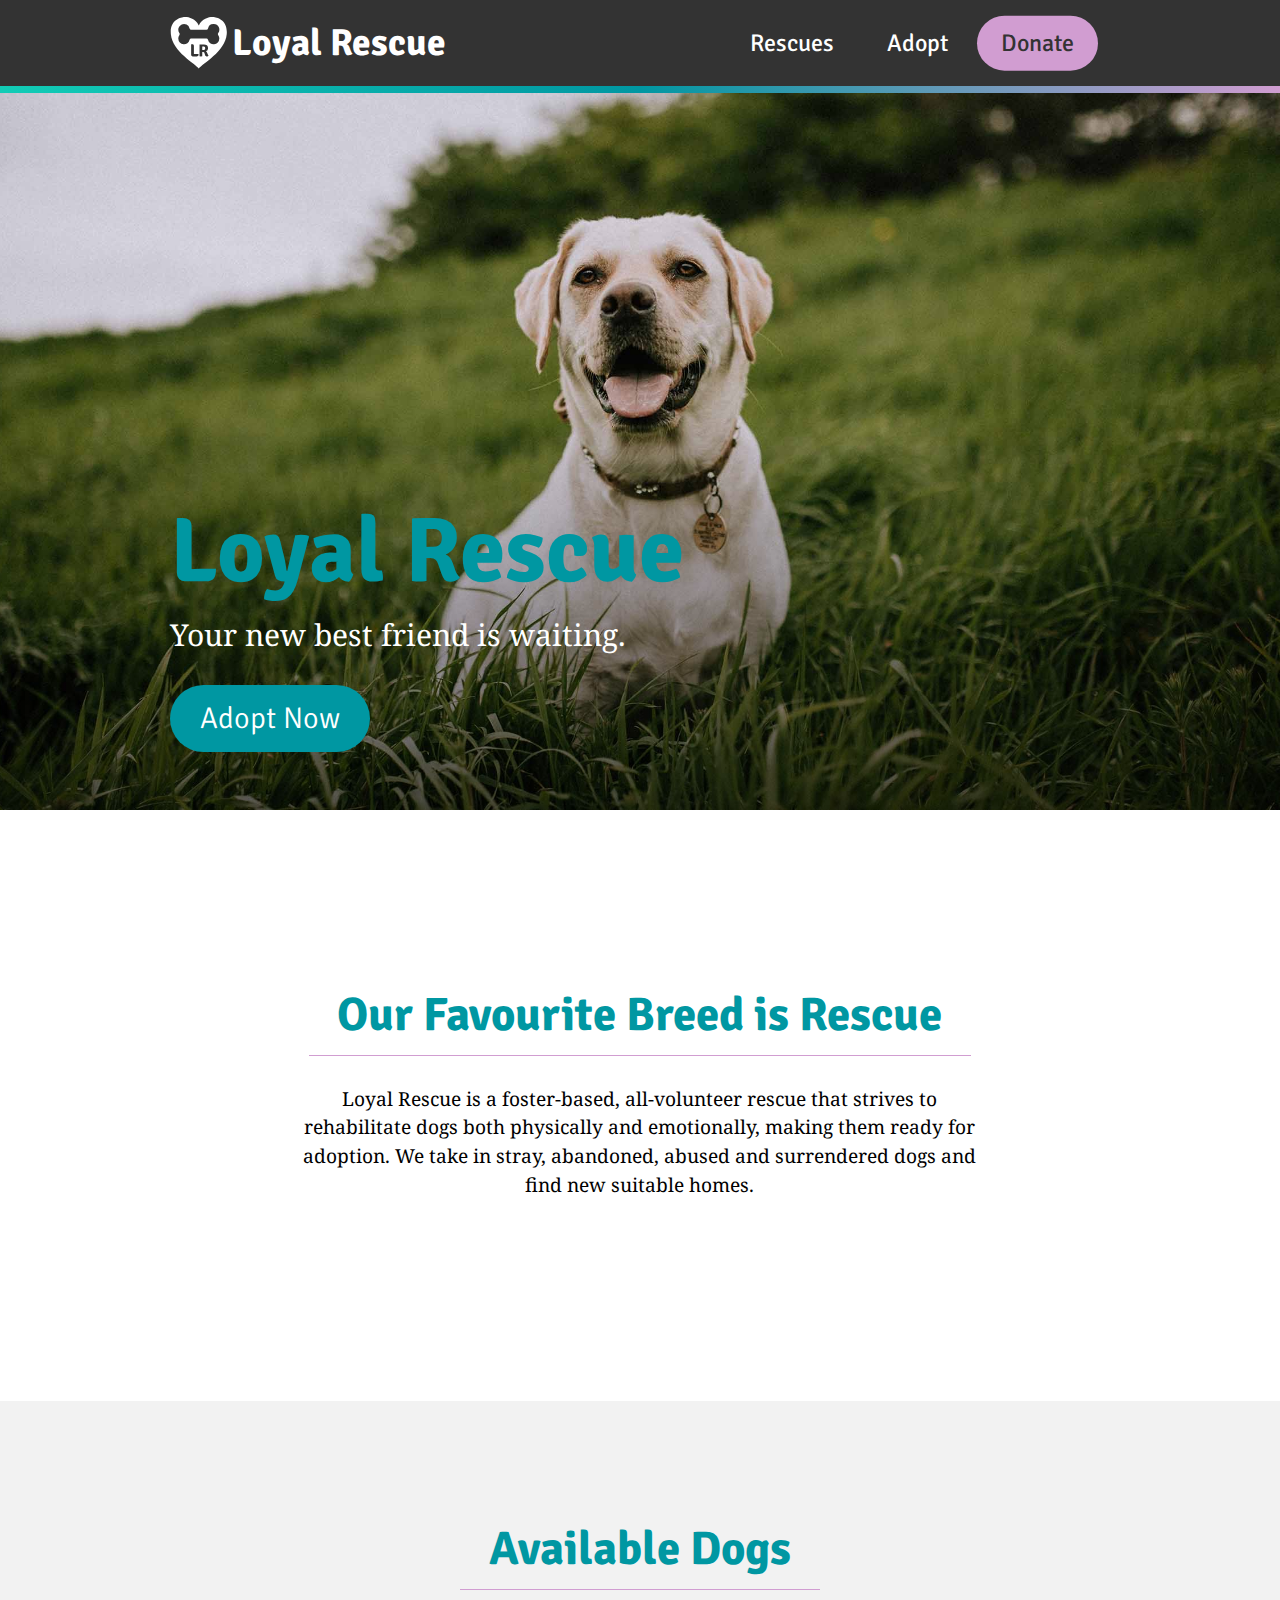
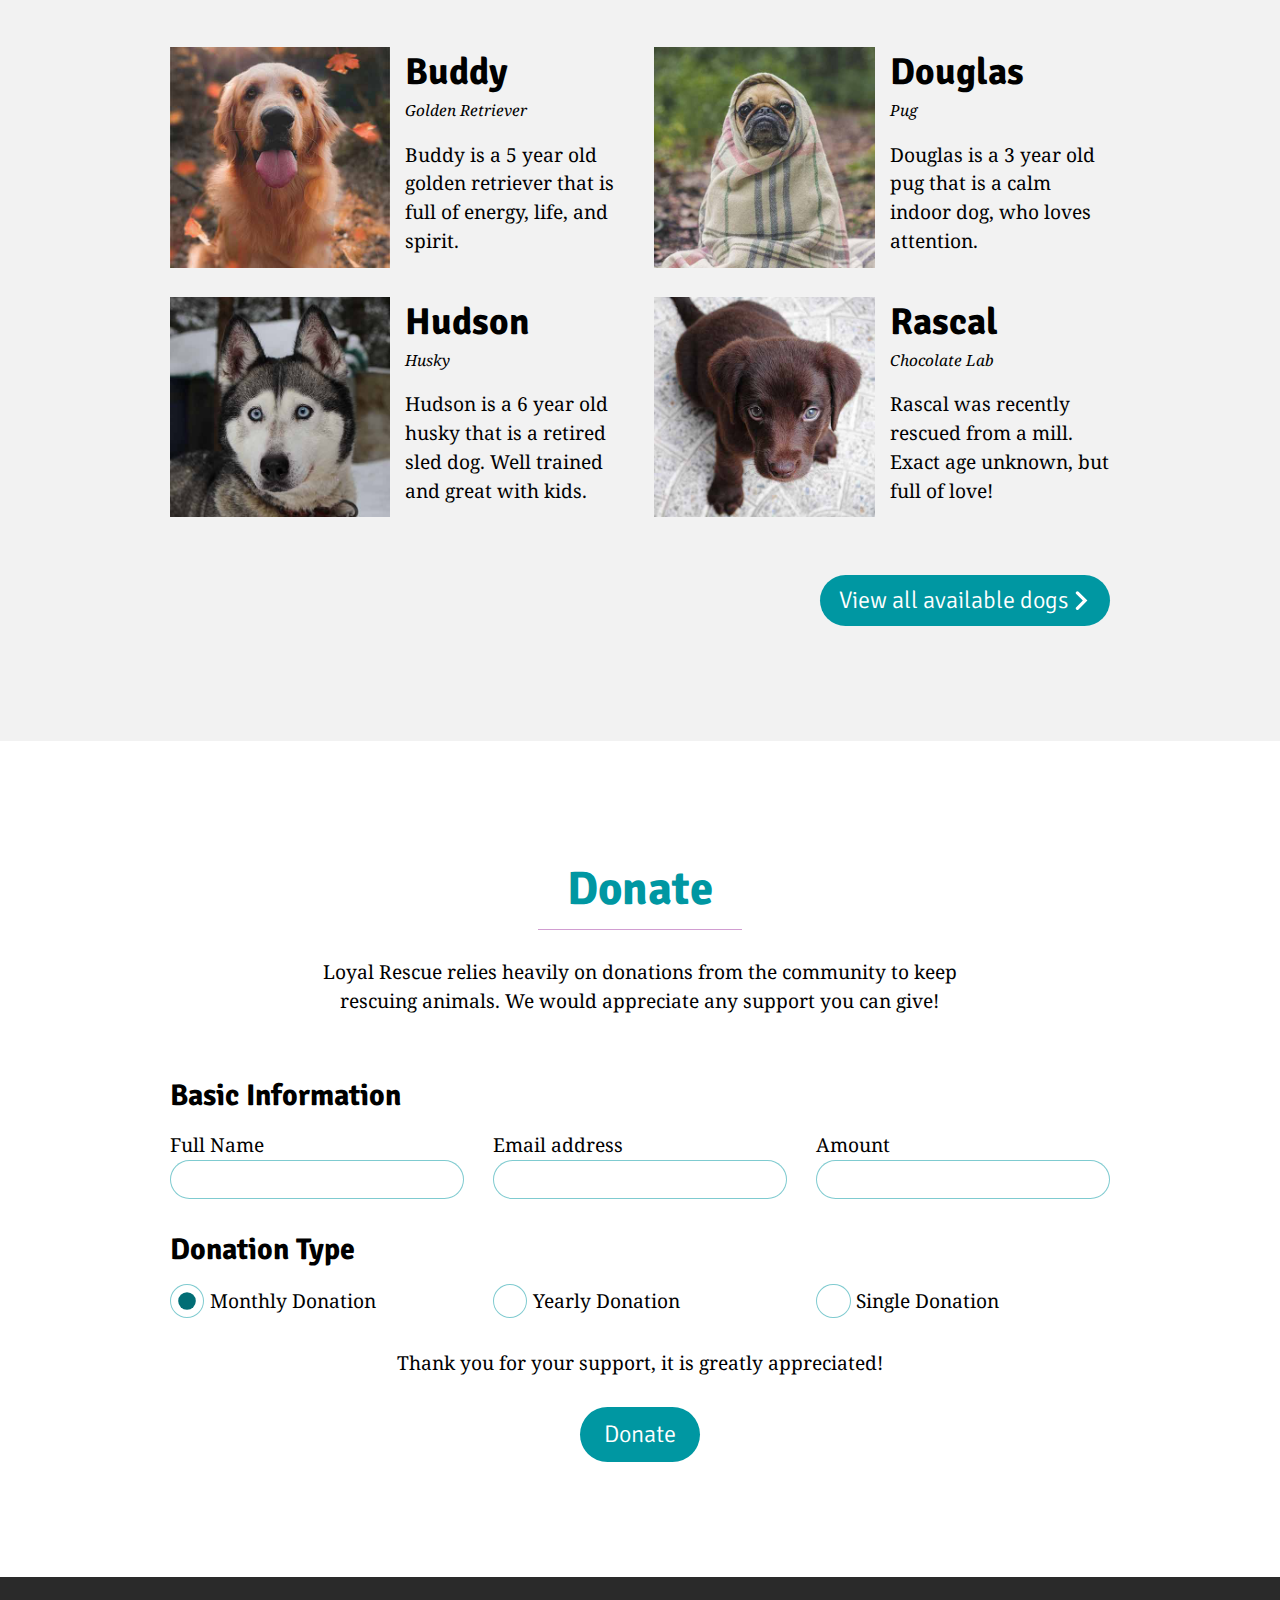
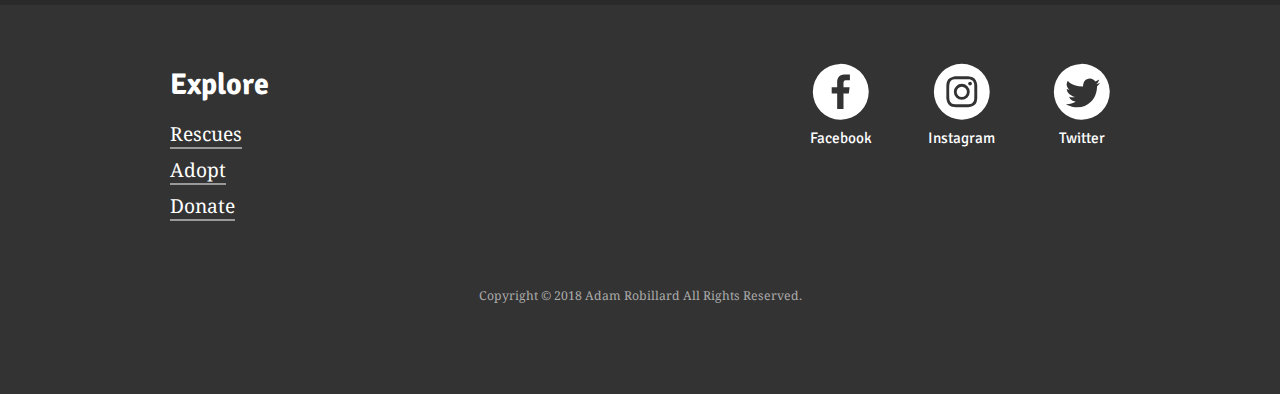
<file: index.html>
<!DOCTYPE html>
<html lang="en-ca">
<head>
  <meta charset="utf-8">
  <title>Loyal Rescue</title>
  <link href="favicon.ico" rel="shortcut icon">
  <link rel="apple-touch-icon" href="/favicon-196.png">
  <meta name="handheldfriendly" content="true">
  <meta name="mobileoptimized" content="240">
  <meta name="viewport" content="width=device-width,initial-scale=1">
  <link href="css/modules.css" rel="stylesheet">
  <link href="css/grid.css" rel="stylesheet">
  <link href="css/type.css" rel="stylesheet">
  <link href="css/main.css" rel="stylesheet">
  <link href="https://fonts.googleapis.com/css?family=Noto+Serif:400,400i,700|Signika:400,700" rel="stylesheet">
</head>
<body>
  <ul class="skip-links">
    <li><a href="#main">Jump to main content</a></li>
    <li><a href="#nav">Jump to navigation</a></li>
  </ul>

  <header class="masthead" role="banner">
    <div class="wrapper relative gutter pad-t-1-2 pad-b-1-2">
      <a class="icon-link h-logo bold" href="index.html">
        <i class="icon i-logo l-push-r-1-2">
          <svg><use xlink:href="images/icons.svg#logo" /></svg>
        </i>
        <span class="icon-label tera">Loyal Rescue</span>
      </a>
      <input type="checkbox" id="nav-check" class="nav-check" aria-label="On mobile devices, press to open navigation.">
      <label class="right nav-label" for="nav-check" tabindex="-1">
        <span class="tog top"></span>
        <span class="tog middle"></span>
        <span class="tog bottom"></span>
      </label>
      <nav id="nav" role="navigation">
        <ul class="list-group push-0 pad-t pad-b gutter-1-2">
          <li><a class="mega" href="rescues.html">Rescues</a></li>
          <li><a class="mega" href="adopt.html">Adopt</a></li>
          <li><a class="mega btn-light" href="#donate">Donate</a></li>
        </ul>
      </nav>
    </div>
    <div class="hr"></div>
  </header>

  <main id="main" role="main" tabindex="0">
    <header class="banner relative">
      <div class="banner-content absolute ad-t-2 pad-b-2">
        <div class="gutter wrapper">
          <h1 class="yotta push-0">Loyal Rescue</h1>
          <p class="giga text-fff">Your new best friend is waiting.</p>
          <div>
            <a class="btn giga" href="adopt.html">Adopt Now</a>
          </div>
        </div>
      </div>
    </header>
    <section id="about" class="pad-t-2 pad-b-2 gutter wrapper" tabindex="0">
      <div class="pad-t-2 pad-b-2">
        <div class="pad-t-2 pad-b-2 text-center">
          <h2><span class="gutter pad-b-1-4 inline-block">Our Favourite Breed is Rescue</span></h2>
          <p class="max-length">Loyal Rescue is a foster-based, all-volunteer rescue that strives to rehabilitate dogs both physically and emotionally, making them ready for adoption. We take in stray, abandoned, abused and surrendered dogs and find new suitable homes.</p>
        </div>
      </div>
    </section>
    <section id="available-dogs" class="pad-t-2 pad-b-2 bg-lgrey" tabindex="0">
      <div class="pad-t-2 pad-b-2 wrapper">
        <h2 class="gutter text-center"><span class="gutter pad-b-1-4 inline-block">Available Dogs</span></h2>
        <div class="grid island-1-2 push">
          <a href="rescues.html" class="unit [ xs-1 s-1 m-1 l-1-2 ]">
            <div class="grid island-1-4">
              <div class="unit [ xs-1 s-1-2 m-1-3 l-1-2 ] island-1-4">
                <div class="embed embed-1by1">
                  <img class="embed-item" src="images/preview-buddy.jpg" alt="A golden retriever named Buddy">
                </div>
              </div>
              <div class="unit [ xs-1 s-1-2 m-2-3 l-1-2 ] island-1-4">
                <h3 class="push-0">Buddy</h3>
                <p class="milli italic push-1-2">Golden Retriever</p>
                <p class="push-0">Buddy is a 5 year old golden retriever that is full of energy, life, and spirit.</p>
              </div>
            </div>
          </a>
          <a href="rescues.html" class="unit [ xs-1 s-1 m-1 l-1-2 ]">
            <div class="grid island-1-4">
              <div class="unit [ xs-1 s-1-2 m-1-3 l-1-2 ] island-1-4">
                <div class="embed embed-1by1">
                  <img class="embed-item" src="images/preview-douglas.jpg" alt="A pug named Douglas">
                </div>
              </div>
              <div class="unit [ xs-1 s-1-2 m-2-3 l-1-2 ] island-1-4">
                <h3 class="push-0">Douglas</h3>
                <p class="milli italic push-1-2">Pug</p>
                <p class="push-0">Douglas is a 3 year old pug that is a calm indoor dog, who loves attention.</p>
              </div>
            </div>
          </a>
          <a href="rescues.html" class="unit [ xs-1 s-1 m-1 l-1-2 ]">
            <div class="grid island-1-4">
              <div class="unit [ xs-1 s-1-2 m-1-3 l-1-2 ] island-1-4">
                <div class="embed embed-1by1">
                  <img class="embed-item" src="images/preview-hudson.jpg" alt="A husky named Hudson">
                </div>
              </div>
              <div class="unit [ xs-1 s-1-2 m-2-3 l-1-2 ] island-1-4">
                <h3 class="push-0">Hudson</h3>
                <p class="milli italic push-1-2">Husky</p>
                <p class="push-0">Hudson is a 6 year old husky that is a retired sled dog. Well trained and great with kids.</p>
              </div>
            </div>
          </a>
          <a href="rescues.html" class="unit [ xs-1 s-1 m-1 l-1-2 ]">
            <div class="grid island-1-4">
              <div class="unit [ xs-1 s-1-2 m-1-3 l-1-2 ] island-1-4">
                <div class="embed embed-1by1">
                  <img class="embed-item" src="images/preview-rascal.jpg" alt="A chocolate lab named Rascal">
                </div>
              </div>
              <div class="unit [ xs-1 s-1-2 m-2-3 l-1-2 ] island-1-4">
                <h3 class="push-0">Rascal</h3>
                <p class="milli italic push-1-2">Chocolate Lab</p>
                <p class="push-0">Rascal was recently rescued from a mill. Exact age unknown, but full of love!</p>
              </div>
            </div>
          </a>
        </div>
        <div class="text-right gutter">
          <a class="btn icon-link" href="rescues.html">
            <span class="icon-label mega">View all available dogs</span>
            <i class="icon i-1rem">
              <svg><use xlink:href="images/icons.svg#arrow-right" /></svg>
            </i>
          </a>
        </div>
      </div>
    </section>
    <article class="pad-t-2 pad-b-2" tabindex="0">
      <div id="donate" class="donate pad-t-2 pad-b-2 wrapper">
        <h2 class="text-center"><span class="gutter pad-b-1-4 inline-block">Donate</span></h2>
        <div class="gutter">
          <p class="max-length text-center push-2">Loyal Rescue relies heavily on donations from the community to keep rescuing animals. We would appreciate any support you can give!</p>
        </div>
        <form method="post" action="#">
          <div class="grid">
            <fieldset class="unit [ xs-1 s-1 m-1-2 l-1 ] push-0">
              <legend class="giga gutter push-1-2">Basic Information</legend>
              <div class="grid gutter-1-2">
                <div class="unit [ xs-1 s-1 m-1 l-1-3 ] gutter-1-2 push">
                  <label for="name">Full Name</label>
                  <input class="text-000" type="text" id="name" name="name">
                </div>
                <div class="unit [ xs-1 s-1 m-1 l-1-3 ] gutter-1-2 push">
                  <label for="email">Email address</label>
                  <input class="text-000" type="email" id="email" name="email">
                </div>
                <div class="unit [ xs-1 s-1 m-1 l-1-3 ] gutter-1-2 push">
                  <label for="amount">Amount</label>
                  <input class="text-000" type="number" id="amount" name="amount" min="0" required>
                </div>
              </div>
            </fieldset>
            <fieldset class="unit [ xs-1 s-1 m-1-2 l-1 ] push-0">
              <legend class="giga gutter push-1-2">Donation Type</legend>
              <div class="grid gutter-1-2">
                <div class="unit [ xs-1 s-1 m-1 l-1-3 ] gutter-1-2 push">
                  <input type="radio" id="monthly-donation" name="donation-type" checked>
                  <label for="monthly-donation">Monthly Donation</label>
                </div>
                <div class="unit [ xs-1 s-1 m-1 l-1-3 ] gutter-1-2 push">
                  <input type="radio" id="yearly-donation" name="donation-type">
                  <label for="yearly-donation">Yearly Donation</label>
                </div>
                <div class="unit [ xs-1 s-1 m-1 l-1-3 ] gutter-1-2 push">
                  <input type="radio" id="single-donation" name="donation-type">
                  <label for="single-donation">Single Donation</label>
                </div>
              </div>
            </fieldset>
          </div>
          <p class="gutter text-center">Thank you for your support, it is greatly appreciated!</p>
          <div class="gutter text-center">
            <button class="btn mega" type="submit">Donate</button>
          </div>
        </form>
      </div>
    </article>
  </main>
  <footer class="footer bg-dgrey pad-t-2 pad-b-2" role="contentinfo">
    <div class="grid wrapper">
      <div class="unit unit-push-m-1-2 [ xs-1 s-1 m-1-2 l-1-2 ] push">
        <ul class="list-group-inline nav-social">
          <li class="gutter">
            <a class="icon-link" href="#social">
              <i class="icon">
                <svg><use xlink:href="images/icons.svg#facebook" /></svg>
                <span class="icon-label milli not-italic sans">Facebook</span>
              </i>
            </a>
          </li>
          <li class="gutter">
            <a class="icon-link" href="#social">
              <i class="icon">
                <svg><use xlink:href="images/icons.svg#instagram" /></svg>
                <span class="icon-label milli not-italic sans">Instagram</span>
              </i>
            </a>
          </li>
          <li class="gutter">
            <a class="icon-link" href="#social">
              <i class="icon">
                <svg><use xlink:href="images/icons.svg#twitter" /></svg>
                <span class="icon-label milli not-italic sans">Twitter</span>
              </i>
            </a>
          </li>
        </ul>
      </div>
      <div class="unit unit-pull-m-1-2 [ xs-1 s-1 m-1-2 l-1-2 ] gutter">
        <p class="text-fff push-1-2 giga sans bold">Explore</p>
        <ul class="list-group">
          <li class="push-1-4"><a class="text-fff border-fff-1-2" href="rescues.html">Rescues</a></li>
          <li class="push-1-4"><a class="text-fff border-fff-1-2" href="adopt.html">Adopt</a></li>
          <li class="push-1-4"><a class="text-fff border-fff-1-2" href="#donate">Donate</a></li>
        </ul>
      </div>
    </div>
    <p class="copyright push-0 text-align island"><small class="micro text-lgrey">Copyright © 2018 Adam Robillard All Rights Reserved.</small></p>
  </footer>

</body>
</html>
</file>
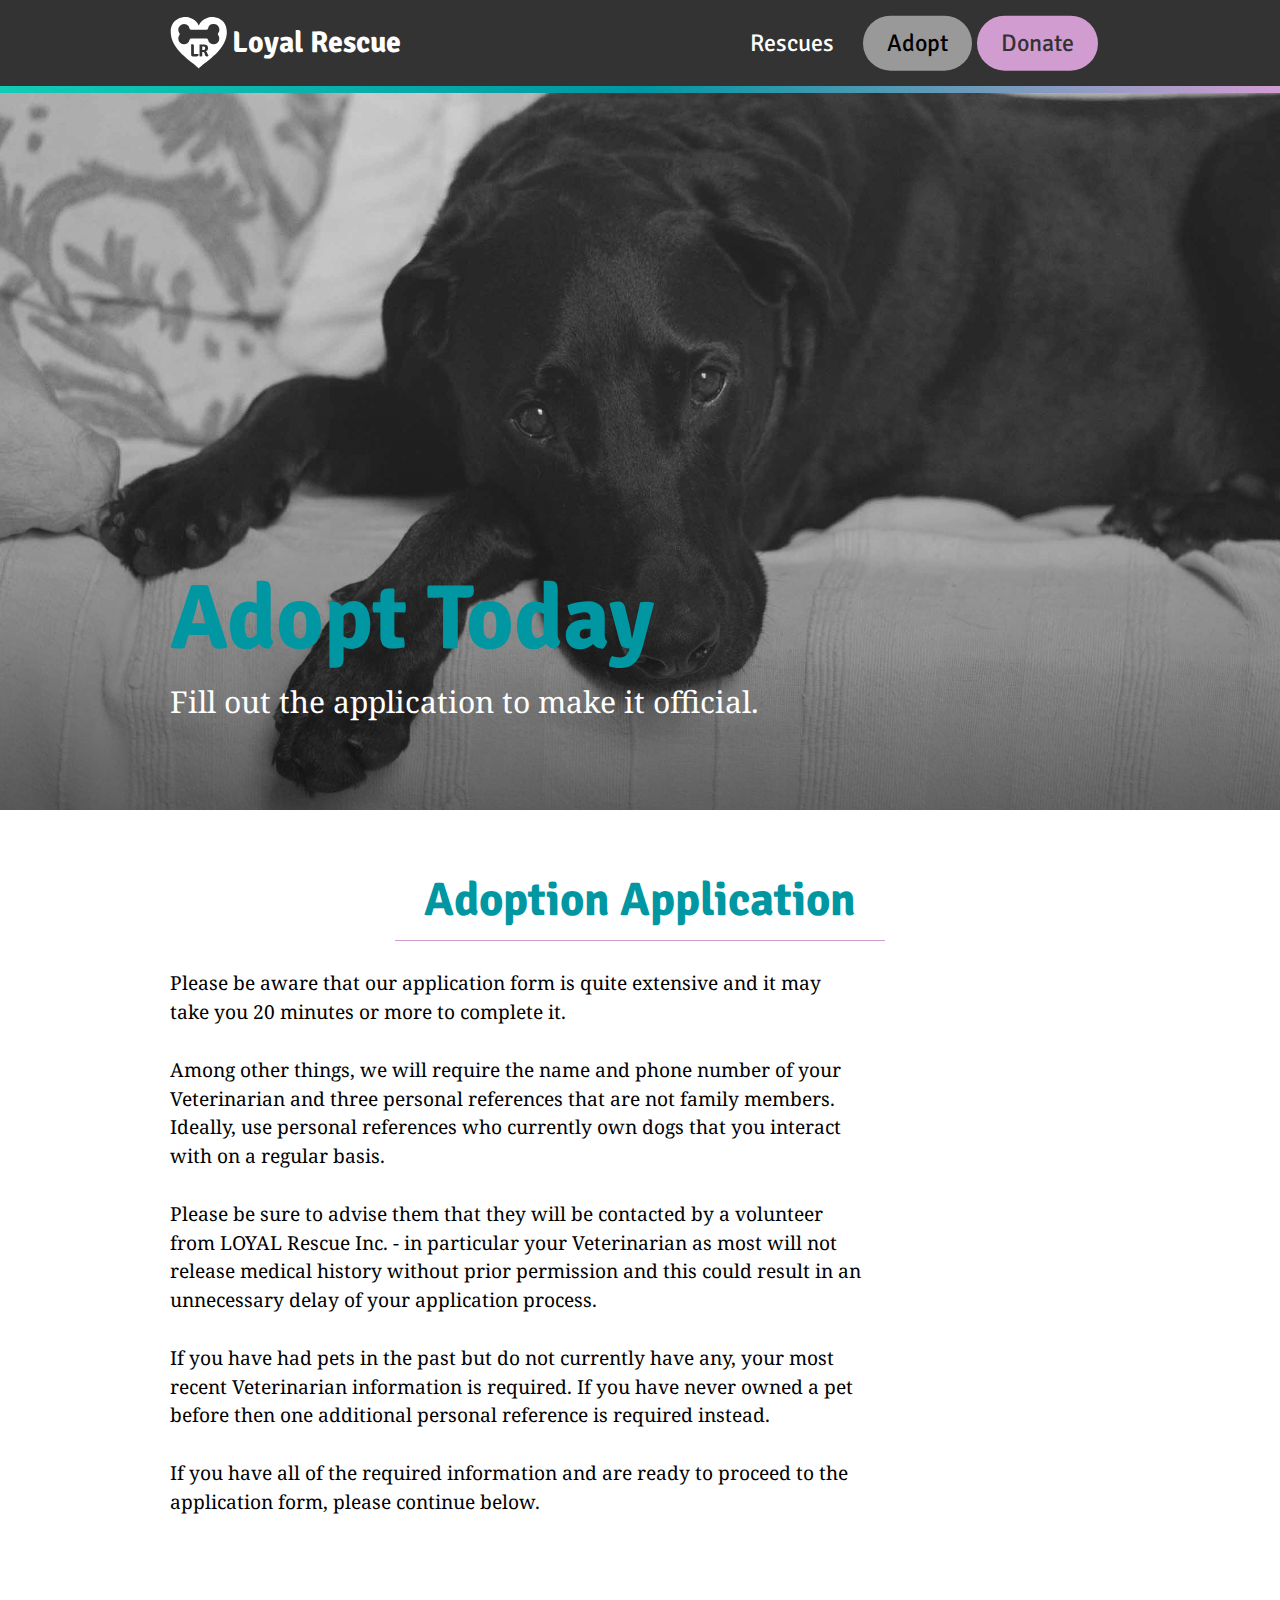
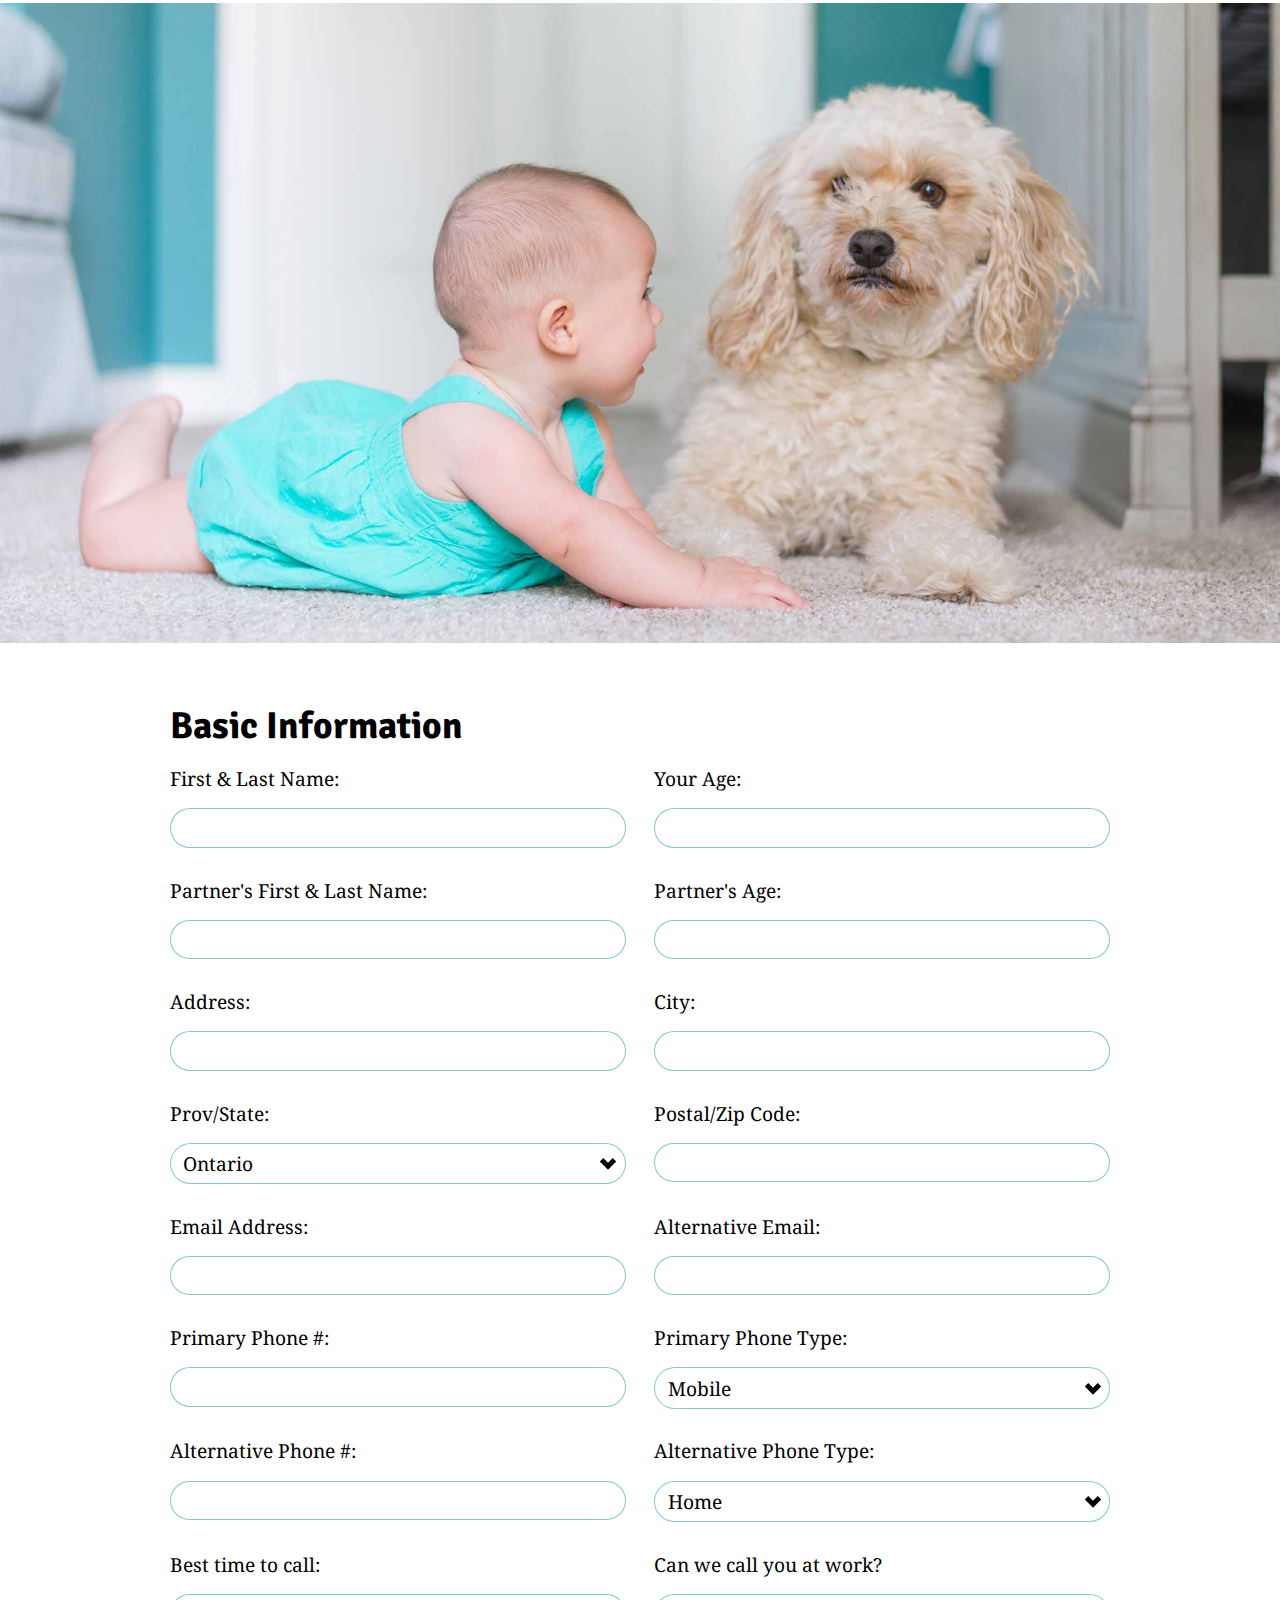
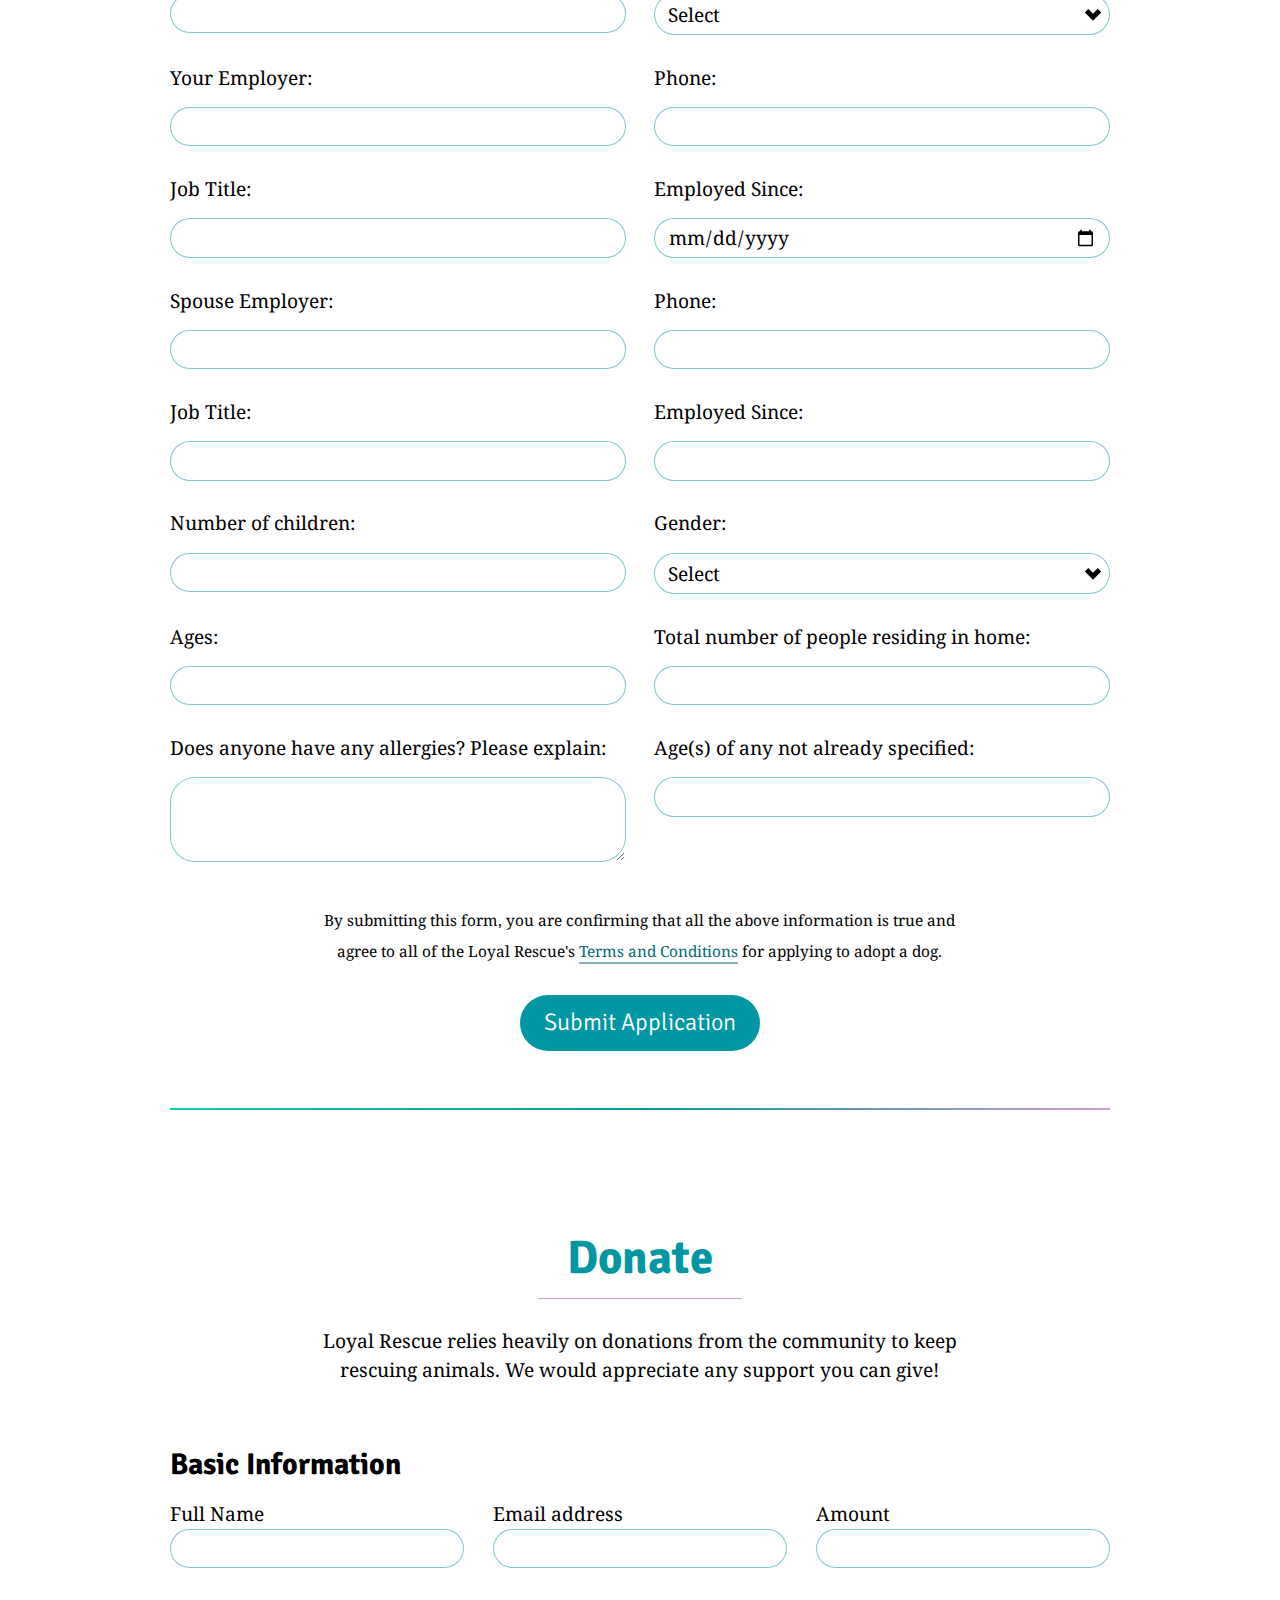
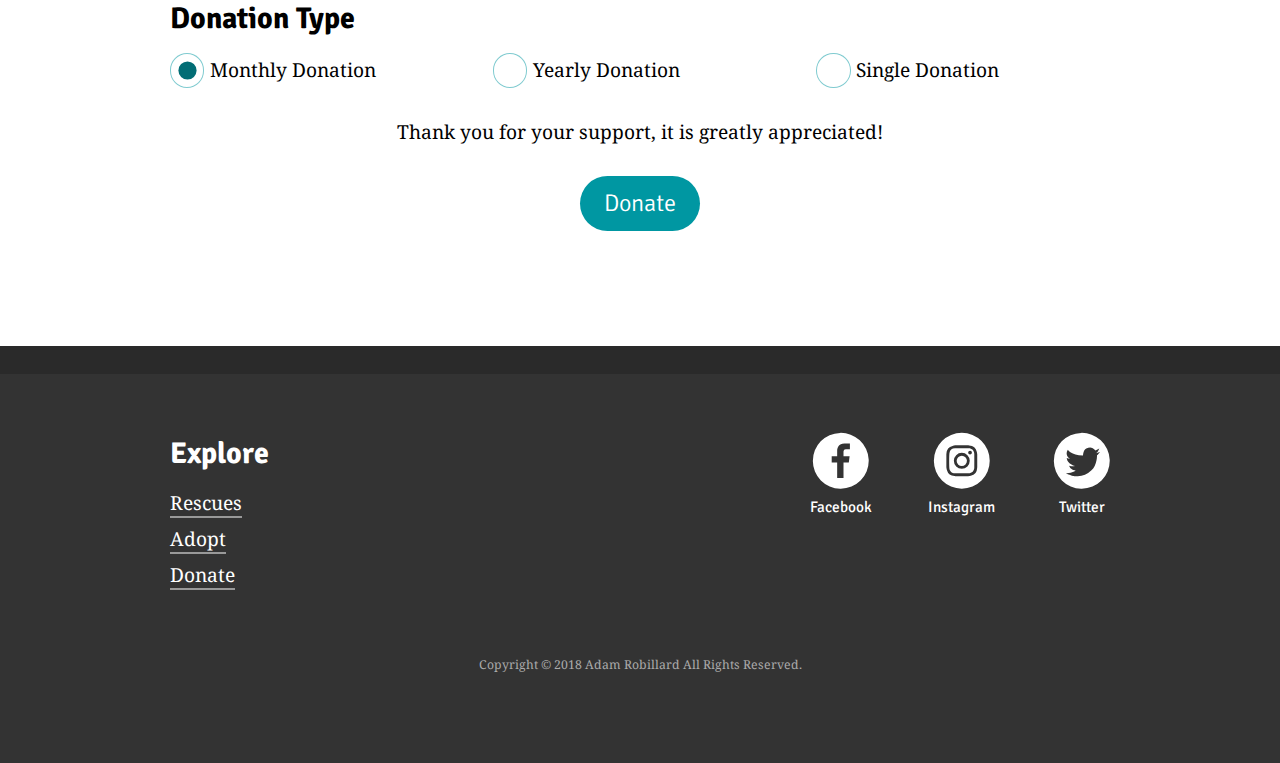
<file: adopt.html>
<!DOCTYPE html>
<html lang="en-ca">
<head>
  <meta charset="utf-8">
  <title>Loyal Rescue - Adopt</title>
  <link href="favicon.ico" rel="shortcut icon">
  <link rel="apple-touch-icon" href="/favicon-196.png">
  <meta name="handheldfriendly" content="true">
  <meta name="mobileoptimized" content="240">
  <meta name="viewport" content="width=device-width,initial-scale=1">
  <link href="css/modules.css" rel="stylesheet">
  <link href="css/grid.css" rel="stylesheet">
  <link href="css/type.css" rel="stylesheet">
  <link href="css/main.css" rel="stylesheet">
  <link href="https://fonts.googleapis.com/css?family=Noto+Serif:400,400i,700|Signika:400,700" rel="stylesheet">
</head>
<body>
  <ul class="skip-links">
    <li><a href="#main">Jump to main content</a></li>
    <li><a href="#nav">Jump to navigation</a></li>
  </ul>

  <header class="masthead" role="banner">
    <div class="wrapper relative gutter pad-t-1-2 pad-b-1-2">
      <a class="icon-link h-logo bold" href="index.html">
        <i class="icon i-logo l-push-r-1-2">
          <svg><use xlink:href="images/icons.svg#logo" /></svg>
        </i>
        <span class="icon-label giga exa">Loyal Rescue</span>
      </a>
      <input type="checkbox" id="nav-check" class="nav-check" aria-label="On mobile devices, press to open navigation.">
      <label class="right nav-label" for="nav-check" tabindex="-1">
        <span class="tog top"></span>
        <span class="tog middle"></span>
        <span class="tog bottom"></span>
      </label>
      <nav id="nav" role="navigation">
        <ul class="list-group push-0 pad-t pad-b gutter-1-2">
          <li><a class="mega" href="rescues.html">Rescues</a></li>
          <li><a class="mega current" href="adopt.html">Adopt</a></li>
          <li><a class="mega btn-light" href="#donate">Donate</a></li>
        </ul>
      </nav>
    </div>
    <div class="hr"></div>
  </header>

  <main id="main" role="main" tabindex="0">
    <header class="banner banner-adopt relative">
      <div class="banner-content absolute pad-t-2 pad-b-2">
        <div class="gutter wrapper">
          <h1 class="yotta push-0">Adopt Today</h1>
          <p class="giga text-fff">Fill out the application to make it official.</p>
        </div>
      </div>
    </header>
    <section class="application wrapper pad-t-2 pad-b-2 gutter" tabindex="0">
      <h2 class="text-center"><span class="gutter pad-b-1-4 inline-block">Adoption Application</span></h2>
      <div class="max-length-no-center">
        <p>Please be aware that our application form is quite extensive and it may take you 20 minutes or more to complete it.</p>
        <p>Among other things, we will require the name and phone number of your Veterinarian and three personal references that are not family members. Ideally, use personal references who currently own dogs that you interact with on a regular basis.</p>
        <p>Please be sure to advise them that they will be contacted by a volunteer from LOYAL Rescue Inc. - in particular your Veterinarian as most will not release medical history without prior permission and this could result in an unnecessary delay of your application process.</p>
        <p>If you have had pets in the past but do not currently have any, your most recent Veterinarian information is required. If you have never owned a pet before then one additional personal reference is required instead.</p>
        <p>If you have all of the required information and are ready to proceed to the application form, please continue below.</p>
      </div>
    </section>
    <div class="embed embed-2by1">
      <img class="embed-item" src="images/banner-application.jpg" alt="A photo of a baby and a dog">
    </div>
    <section id="application-form" class="wrapper pad-t-2 pad-b-2 gutter-1-2" tabindex="0">
      <form method="post" action="//formspree.io/robi0653@algonquinlive.com">
        <fieldset>
          <legend class="tera gutter-1-2">Basic Information</legend>
          <div class="grid">
            <div class="unit xs-1 s-1 m-1-2 l-1-2 island-1-2">
              <label class="push-1-2" for="adopt-your-name">First & Last Name:</label>
              <input id="adopt-your-name" name="adopt-your-name" required>
            </div>
            <div class="unit xs-1 s-1 m-1-2 l-1-2 island-1-2">
              <label class="push-1-2" for="adopt-your-age">Your Age:</label>
              <input type="number" id="adopt-your-age" name="adopt-your-age">
            </div>
            <div class="unit xs-1 s-1 m-1-2 l-1-2 island-1-2">
              <label class="push-1-2" for="adopt-partner-name">Partner's First & Last Name:</label>
              <input id="adopt-partner-name" name="adopt-partner-name">
            </div>
            <div class="unit xs-1 s-1 m-1-2 l-1-2 island-1-2">
              <label class="push-1-2" for="adopt-partner-age">Partner's Age:</label>
              <input type="number" id="adopt-partner-age" name="adopt-partner-age">
            </div>
            <div class="unit xs-1 s-1 m-1-2 l-1-2 island-1-2">
              <label class="push-1-2" for="adopt-your-address">Address:</label>
              <input id="adopt-your-address" name="adopt-your-address">
            </div>
            <div class="unit xs-1 s-1 m-1-2 l-1-2 island-1-2">
              <label class="push-1-2" for="adopt-your-city">City:</label>
              <input id="adopt-your-city" name="adopt-your-city">
            </div>
            <div class="unit xs-1 s-1 m-1-2 l-1-2 island-1-2">
              <label class="push-1-2" for="adopt-province">Prov/State:</label>
              <select id="adopt-province" name="adopt-province">
                <option>Alberta</option>
                <option>British Columbia</option>
                <option>Manitoba</option>
                <option>New Brunswick</option>
                <option>Newfoundland</option>
                <option>Northwest Territories</option>
                <option>Nova Scotia</option>
                <option>Nunavut</option>
                <option selected>Ontario</option>
                <option>Prince Edward Island</option>
                <option>Quebec</option>
                <option>Saskatchewan</option>
                <option>Yukon</option>
              </select>
            </div>
            <div class="unit xs-1 s-1 m-1-2 l-1-2 island-1-2">
              <label class="push-1-2" for="adopt-postal-code">Postal/Zip Code:</label>
              <input id="adopt-postal-code" name="adopt-postal-code">
            </div>
            <div class="unit xs-1 s-1 m-1-2 l-1-2 island-1-2">
              <label class="push-1-2" for="adopt-primary-email">Email Address:</label>
              <input type="email" id="adopt-primary-email" name="adopt-primary-email">
            </div>
            <div class="unit xs-1 s-1 m-1-2 l-1-2 island-1-2">
              <label class="push-1-2" for="adopt-alt-email">Alternative Email:</label>
              <input type="email" id="adopt-alt-email" name="adopt-alt-email">
            </div>
            <div class="unit xs-1 s-1 m-1-2 l-1-2 island-1-2">
              <label class="push-1-2" for="adopt-primary-phone">Primary Phone #:</label>
              <input type="tel" id="adopt-primary-phone" name="adopt-primary-phone">
            </div>
            <div class="unit xs-1 s-1 m-1-2 l-1-2 island-1-2">
              <label class="push-1-2" for="adopt-primary-phone-type">Primary Phone Type:</label>
              <select id="adopt-primary-phone-type" name="adopt-primary-phone-type">
                <option>Mobile</option>
                <option>Home</option>
                <option>Work</option>
              </select>
            </div>
            <div class="unit xs-1 s-1 m-1-2 l-1-2 island-1-2">
              <label class="push-1-2" for="adopt-alt-phone">Alternative Phone #:</label>
              <input type="tel" id="adopt-alt-phone" name="adopt-alt-phone">
            </div>
            <div class="unit xs-1 s-1 m-1-2 l-1-2 island-1-2">
              <label class="push-1-2" for="adopt-alt-phone-type">Alternative Phone Type:</label>
              <select id="adopt-alt-phone-type" name="adopt-alt-phone-type">
                <option>Mobile</option>
                <option selected>Home</option>
                <option>Work</option>
              </select>
            </div>
            <div class="unit xs-1 s-1 m-1-2 l-1-2 island-1-2">
              <label class="push-1-2" for="adopt-call-time">Best time to call:</label>
              <input id="adopt-call-time" name="adopt-call-time">
            </div>
            <div class="unit xs-1 s-1 m-1-2 l-1-2 island-1-2">
              <label class="push-1-2" for="adopt-call-at-work">Can we call you at work?</label>
              <select id="adopt-call-at-work" name="adopt-call-at-work">
                <option value="">Select</option>
                <option>Yes</option>
                <option>No</option>
              </select>
            </div>
            <div class="unit xs-1 s-1 m-1-2 l-1-2 island-1-2">
              <label class="push-1-2" for="adopt-employer">Your Employer:</label>
              <input id="adopt-employer" name="adopt-employer">
            </div>
            <div class="unit xs-1 s-1 m-1-2 l-1-2 island-1-2">
              <label class="push-1-2" for="adopt-employer-phone">Phone:</label>
              <input type="tel" id="adopt-employer-phone" name="adopt-employer-phone">
            </div>
            <div class="unit xs-1 s-1 m-1-2 l-1-2 island-1-2">
              <label class="push-1-2" for="adopt-job-title">Job Title:</label>
              <input id="adopt-job-title" name="adopt-job-title">
            </div>
            <div class="unit xs-1 s-1 m-1-2 l-1-2 island-1-2">
              <label class="push-1-2" for="adopt-employed-since">Employed Since:</label>
              <input type="date" id="adopt-employed-since" name="adopt-employed-since">
            </div>
            <div class="unit xs-1 s-1 m-1-2 l-1-2 island-1-2">
              <label class="push-1-2" for="adopt-spouse-employer">Spouse Employer:</label>
              <input id="adopt-spouse-employer" name="adopt-spouse-employer">
            </div>
            <div class="unit xs-1 s-1 m-1-2 l-1-2 island-1-2">
              <label class="push-1-2" for="adopt-spouse-employer-phone">Phone:</label>
              <input id="adopt-spouse-employer-phone" name="adopt-spouse-employer-phone">
            </div>
            <div class="unit xs-1 s-1 m-1-2 l-1-2 island-1-2">
              <label class="push-1-2" for="adopt-spouse-job">Job Title:</label>
              <input id="adopt-spouse-job" name="adopt-spouse-job">
            </div>
            <div class="unit xs-1 s-1 m-1-2 l-1-2 island-1-2">
              <label class="push-1-2" for="adopt-spouse-employed-date">Employed Since:</label>
              <input id="adopt-spouse-employed-date" name="adopt-spouse-employed-date">
            </div>
            <div class="unit xs-1 s-1 m-1-2 l-1-2 island-1-2">
              <label class="push-1-2" for="adopt-amount-children">Number of children:</label>
              <input id="adopt-amount-children" name="adopt-amount-children">
            </div>
            <div class="unit xs-1 s-1 m-1-2 l-1-2 island-1-2">
              <label class="push-1-2" for="adopt-child-gender">Gender:</label>
              <select id="adopt-child-gender" name="adopt-child-gender">
                <option>Select</option>
                <option>Female</option>
                <option>Male</option>
                <option>Other</option>
              </select>
            </div>
            <div class="unit xs-1 s-1 m-1-2 l-1-2 island-1-2">
              <label class="push-1-2" for="adopt-child-ages">Ages:</label>
              <input id="adopt-child-ages" name="adopt-child-ages">
            </div>
            <div class="unit xs-1 s-1 m-1-2 l-1-2 island-1-2">
              <label class="push-1-2" for="adopt-residence-number">Total number of people residing in home:</label>
              <input id="adopt-residence-number" name="adopt-residence-number">
            </div>
            <div class="unit xs-1 s-1 m-1-2 l-1-2 island-1-2">
              <label class="push-1-2" for="adopt=allergies">Does anyone have any allergies? Please explain:</label>
              <textarea id="adopt=allergies" name="adopt=allergies"></textarea>
            </div>
            <div class="unit xs-1 s-1 m-1-2 l-1-2 island-1-2">
              <label class="push-1-2" for="adopt-ages">Age(s) of any not already specified:</label>
              <input id="adopt-ages" name="adopt-ages">
            </div>
          </div>
        </fieldset>
        <p class="max-length text-center gutter-1-2"><small>By submitting this form, you are confirming that all the above information is true and agree to all of the Loyal Rescue's <a href="legal.html">Terms and Conditions</a> for applying to adopt a dog.</small></p>
        <div class="gutter-1-2 text-center">
          <button class="btn mega" type="submit">Submit Application</button>
        </div>
      </form>
    </section>
    <div class="wrapper">
      <div class="gutter">
        <div class="hr hr-thin"></div>
      </div>
    </div>
    <article class="pad-t-2 pad-b-2">
      <div id="donate" class="donate pad-t-2 pad-b-2 wrapper">
        <h2 class="text-center"><span class="gutter pad-b-1-4 inline-block">Donate</span></h2>
        <div class="gutter">
          <p class="max-length text-center push-2">Loyal Rescue relies heavily on donations from the community to keep rescuing animals. We would appreciate any support you can give!</p>
        </div>
        <form method="post" action="#">
          <div class="grid">
            <fieldset class="unit [ xs-1 s-1 m-1-2 l-1 ] push-0">
              <legend class="giga gutter push-1-2">Basic Information</legend>
              <div class="grid gutter-1-2">
                <div class="unit [ xs-1 s-1 m-1 l-1-3 ] gutter-1-2 push">
                  <label for="name">Full Name</label>
                  <input class="text-000" type="text" id="name" name="name">
                </div>
                <div class="unit [ xs-1 s-1 m-1 l-1-3 ] gutter-1-2 push">
                  <label for="email">Email address</label>
                  <input class="text-000" type="email" id="email" name="email">
                </div>
                <div class="unit [ xs-1 s-1 m-1 l-1-3 ] gutter-1-2 push">
                  <label for="amount">Amount</label>
                  <input class="text-000" type="number" id="amount" name="amount" min="0" required>
                </div>
              </div>
            </fieldset>
            <fieldset class="unit [ xs-1 s-1 m-1-2 l-1 ] push-0">
              <legend class="giga gutter push-1-2">Donation Type</legend>
              <div class="grid gutter-1-2">
                <div class="unit [ xs-1 s-1 m-1 l-1-3 ] gutter-1-2 push">
                  <input type="radio" id="monthly-donation" name="donation-type" checked>
                  <label for="monthly-donation">Monthly Donation</label>
                </div>
                <div class="unit [ xs-1 s-1 m-1 l-1-3 ] gutter-1-2 push">
                  <input type="radio" id="yearly-donation" name="donation-type">
                  <label for="yearly-donation">Yearly Donation</label>
                </div>
                <div class="unit [ xs-1 s-1 m-1 l-1-3 ] gutter-1-2 push">
                  <input type="radio" id="single-donation" name="donation-type">
                  <label for="single-donation">Single Donation</label>
                </div>
              </div>
            </fieldset>
          </div>
          <p class="gutter text-center">Thank you for your support, it is greatly appreciated!</p>
          <div class="gutter text-center">
            <button class="btn mega" type="submit">Donate</button>
          </div>
        </form>
      </div>
    </article>
  </main>
  <footer class="footer bg-dgrey pad-t-2 pad-b-2" role="contentinfo">
    <div class="grid wrapper">
      <div class="unit unit-push-m-1-2 [ xs-1 s-1 m-1-2 l-1-2 ] push">
        <ul class="list-group-inline nav-social">
          <li class="gutter">
            <a class="icon-link" href="#social">
              <i class="icon">
                <svg><use xlink:href="images/icons.svg#facebook" /></svg>
                <span class="icon-label milli not-italic sans">Facebook</span>
              </i>
            </a>
          </li>
          <li class="gutter">
            <a class="icon-link" href="#social">
              <i class="icon">
                <svg><use xlink:href="images/icons.svg#instagram" /></svg>
                <span class="icon-label milli not-italic sans">Instagram</span>
              </i>
            </a>
          </li>
          <li class="gutter">
            <a class="icon-link" href="#social">
              <i class="icon">
                <svg><use xlink:href="images/icons.svg#twitter" /></svg>
                <span class="icon-label milli not-italic sans">Twitter</span>
              </i>
            </a>
          </li>
        </ul>
      </div>
      <div class="unit unit-pull-m-1-2 [ xs-1 s-1 m-1-2 l-1-2 ] gutter">
        <p class="text-fff push-1-2 giga sans bold">Explore</p>
        <ul class="list-group">
          <li class="push-1-4"><a class="text-fff border-fff-1-2" href="rescues.html">Rescues</a></li>
          <li class="push-1-4"><a class="text-fff border-fff-1-2" href="adopt.html">Adopt</a></li>
          <li class="push-1-4"><a class="text-fff border-fff-1-2" href="#donate">Donate</a></li>
        </ul>
      </div>
    </div>
    <p class="copyright push-0 text-align island"><small class="micro text-lgrey">Copyright © 2018 Adam Robillard All Rights Reserved.</small></p>
  </footer>

</body>
</html>
</file>
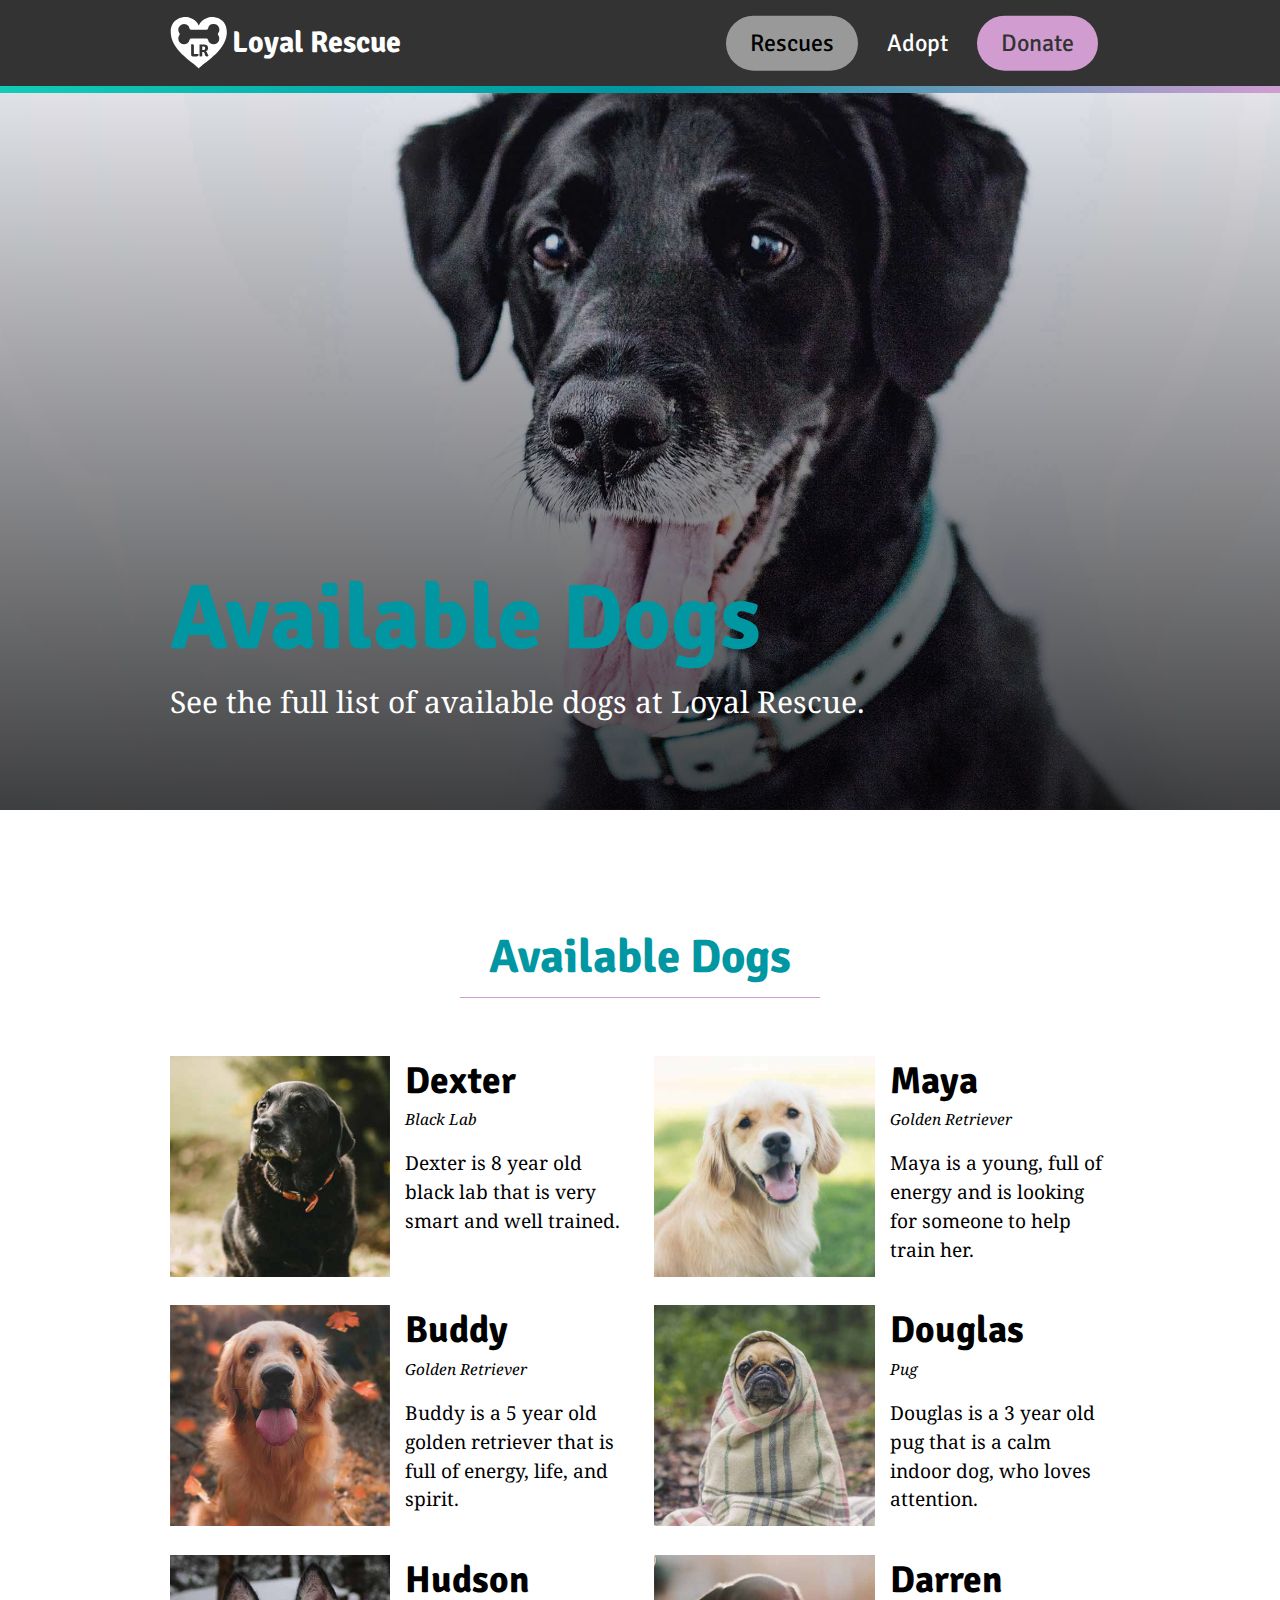
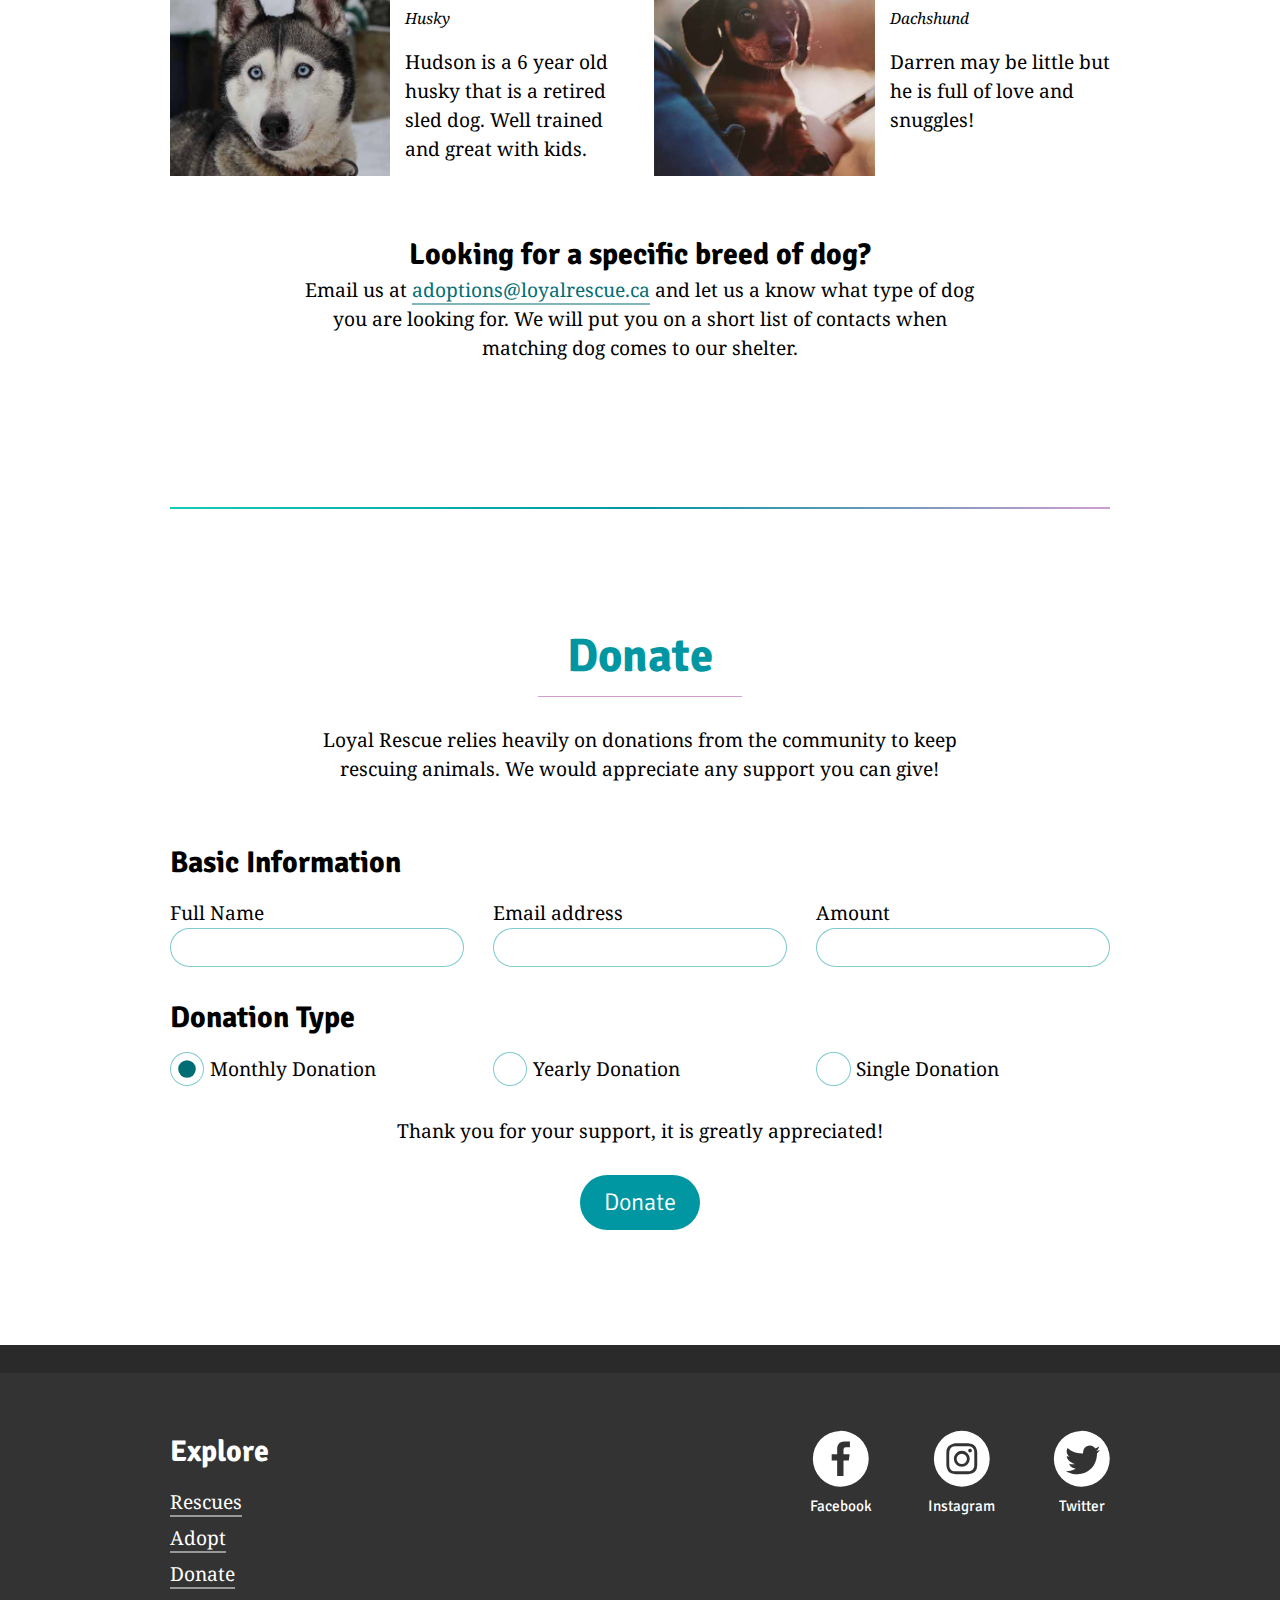
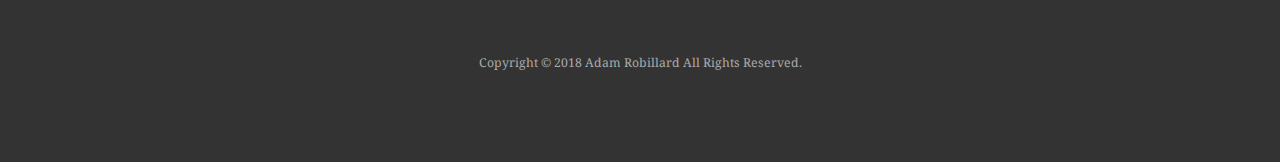
<file: rescues.html>
<!DOCTYPE html>
<html lang="en-ca">
<head>
  <meta charset="utf-8">
  <title>Loyal Rescue - Rescues</title>
  <link href="favicon.ico" rel="shortcut icon">
  <link rel="apple-touch-icon" href="/favicon-196.png">
  <meta name="handheldfriendly" content="true">
  <meta name="mobileoptimized" content="240">
  <meta name="viewport" content="width=device-width,initial-scale=1">
  <link href="css/modules.css" rel="stylesheet">
  <link href="css/grid.css" rel="stylesheet">
  <link href="css/type.css" rel="stylesheet">
  <link href="css/main.css" rel="stylesheet">
  <link href="https://fonts.googleapis.com/css?family=Noto+Serif:400,400i,700|Signika:400,700" rel="stylesheet">
</head>
<body>
  <ul class="skip-links">
    <li><a href="#main">Jump to main content</a></li>
    <li><a href="#nav">Jump to navigation</a></li>
  </ul>

  <header class="masthead" role="banner">
    <div class="wrapper relative gutter pad-t-1-2 pad-b-1-2">
      <a class="icon-link h-logo bold" href="index.html">
        <i class="icon i-logo l-push-r-1-2">
          <svg><use xlink:href="images/icons.svg#logo" /></svg>
        </i>
        <span class="icon-label giga exa">Loyal Rescue</span>
      </a>
      <input type="checkbox" id="nav-check" class="nav-check" aria-label="On mobile devices, press to open navigation.">
      <label class="right nav-label" for="nav-check" tabindex="-1">
        <span class="tog top"></span>
        <span class="tog middle"></span>
        <span class="tog bottom"></span>
      </label>
      <nav id="nav" role="navigation">
        <ul class="list-group push-0 pad-t pad-b gutter-1-2">
          <li><a class="mega current" href="rescues.html">Rescues</a></li>
          <li><a class="mega" href="adopt.html">Adopt</a></li>
          <li><a class="mega btn-light" href="#donate">Donate</a></li>
        </ul>
      </nav>
    </div>
    <div class="hr"></div>
  </header>

  <main id="main" role="main" tabindex="0">
    <header class="banner banner-rescues relative">
      <div class="banner-content absolute pad-t-2 pad-b-2">
        <div class="gutter wrapper">
          <h1 class="yotta push-0">Available Dogs</h1>
          <p class="giga text-fff">See the full list of available dogs at Loyal Rescue.</p>
        </div>
      </div>
    </header>
    <section id="available-dogs" class="pad-t-2 pad-b-2">
      <div class="pad-t-2 pad-b-2 wrapper">
        <h2 class="gutter text-center"><span class="gutter pad-b-1-4 inline-block">Available Dogs</span></h2>
        <div class="grid island-1-2 push">
          <a href="rescues.html" class="unit [ xs-1 s-1 m-1 l-1-2 ]">
            <div class="grid island-1-4">
              <div class="unit [ xs-1 s-1-2 m-1-3 l-1-2 ] island-1-4">
                <div class="embed embed-1by1">
                  <img class="embed-item" src="images/preview-dexter.jpg" alt="A black lab named Dexter">
                </div>
              </div>
              <div class="unit [ xs-1 s-1-2 m-2-3 l-1-2 ] island-1-4">
                <h3 class="push-0">Dexter</h3>
                <p class="milli italic push-1-2">Black Lab</p>
                <p class="push-0">Dexter is 8 year old black lab that is very smart and well trained.</p>
              </div>
            </div>
          </a>
          <a href="rescues.html" class="unit [ xs-1 s-1 m-1 l-1-2 ]">
            <div class="grid island-1-4">
              <div class="unit [ xs-1 s-1-2 m-1-3 l-1-2 ] island-1-4">
                <div class="embed embed-1by1">
                  <img class="embed-item" src="images/preview-maya.jpg" alt="A golden retreiver named Maya">
                </div>
              </div>
              <div class="unit [ xs-1 s-1-2 m-2-3 l-1-2 ] island-1-4">
                <h3 class="push-0">Maya</h3>
                <p class="milli italic push-1-2">Golden Retriever</p>
                <p class="push-0">Maya is a young, full of energy and is looking for someone to help train her.</p>
              </div>
            </div>
          </a>
          <a href="rescues.html" class="unit [ xs-1 s-1 m-1 l-1-2 ]">
            <div class="grid island-1-4">
              <div class="unit [ xs-1 s-1-2 m-1-3 l-1-2 ] island-1-4">
                <div class="embed embed-1by1">
                  <img class="embed-item" src="images/preview-buddy.jpg" alt="A golden retriever named Buddy">
                </div>
              </div>
              <div class="unit [ xs-1 s-1-2 m-2-3 l-1-2 ] island-1-4">
                <h3 class="push-0">Buddy</h3>
                <p class="milli italic push-1-2">Golden Retriever</p>
                <p class="push-0">Buddy is a 5 year old golden retriever that is full of energy, life, and spirit.</p>
              </div>
            </div>
          </a>
          <a href="rescues.html" class="unit [ xs-1 s-1 m-1 l-1-2 ]">
            <div class="grid island-1-4">
              <div class="unit [ xs-1 s-1-2 m-1-3 l-1-2 ] island-1-4">
                <div class="embed embed-1by1">
                  <img class="embed-item" src="images/preview-douglas.jpg" alt="A pug named Douglas">
                </div>
              </div>
              <div class="unit [ xs-1 s-1-2 m-2-3 l-1-2 ] island-1-4">
                <h3 class="push-0">Douglas</h3>
                <p class="milli italic push-1-2">Pug</p>
                <p class="push-0">Douglas is a 3 year old pug that is a calm indoor dog, who loves attention.</p>
              </div>
            </div>
          </a>
          <a href="rescues.html" class="unit [ xs-1 s-1 m-1 l-1-2 ]">
            <div class="grid island-1-4">
              <div class="unit [ xs-1 s-1-2 m-1-3 l-1-2 ] island-1-4">
                <div class="embed embed-1by1">
                  <img class="embed-item" src="images/preview-hudson.jpg" alt="A husky named Hudson">
                </div>
              </div>
              <div class="unit [ xs-1 s-1-2 m-2-3 l-1-2 ] island-1-4">
                <h3 class="push-0">Hudson</h3>
                <p class="milli italic push-1-2">Husky</p>
                <p class="push-0">Hudson is a 6 year old husky that is a retired sled dog. Well trained and great with kids.</p>
              </div>
            </div>
          </a>
          <a href="rescues.html" class="unit [ xs-1 s-1 m-1 l-1-2 ]">
            <div class="grid island-1-4">
              <div class="unit [ xs-1 s-1-2 m-1-3 l-1-2 ] island-1-4">
                <div class="embed embed-1by1">
                  <img class="embed-item" src="images/preview-darren.jpg" alt="A daschsund named Darren">
                </div>
              </div>
              <div class="unit [ xs-1 s-1-2 m-2-3 l-1-2 ] island-1-4">
                <h3 class="push-0">Darren</h3>
                <p class="milli italic push-1-2">Dachshund</p>
                <p class="push-0">Darren may be little but he is full of love and snuggles!</p>
              </div>
            </div>
          </a>
        </div>
        <div class="text-center">
          <p class="giga bold sans push-0">Looking for a specific breed of dog?</p>
          <p class="max-length">Email us at <a href="mailto:adoptions@loyalrescue.ca">adoptions@loyalrescue.ca</a> and let us a know what type of dog you are looking for. We will put you on a short list of contacts when matching dog comes to our shelter.</p>
        </div>
      </div>
    </section>
    <div class="wrapper">
      <div class="gutter">
        <div class="hr hr-thin"></div>
      </div>
    </div>
    <article class="pad-t-2 pad-b-2">
      <div id="donate" class="donate pad-t-2 pad-b-2 wrapper">
        <h2 class="text-center"><span class="gutter pad-b-1-4 inline-block">Donate</span></h2>
        <div class="gutter">
          <p class="max-length text-center push-2">Loyal Rescue relies heavily on donations from the community to keep rescuing animals. We would appreciate any support you can give!</p>
        </div>
        <form method="post" action="#">
          <div class="grid">
            <fieldset class="unit [ xs-1 s-1 m-1-2 l-1 ] push-0">
              <legend class="giga gutter push-1-2">Basic Information</legend>
              <div class="grid gutter-1-2">
                <div class="unit [ xs-1 s-1 m-1 l-1-3 ] gutter-1-2 push">
                  <label for="name">Full Name</label>
                  <input class="text-000" type="text" id="name" name="name">
                </div>
                <div class="unit [ xs-1 s-1 m-1 l-1-3 ] gutter-1-2 push">
                  <label for="email">Email address</label>
                  <input class="text-000" type="email" id="email" name="email">
                </div>
                <div class="unit [ xs-1 s-1 m-1 l-1-3 ] gutter-1-2 push">
                  <label for="amount">Amount</label>
                  <input class="text-000" type="number" id="amount" name="amount" min="0" required>
                </div>
              </div>
            </fieldset>
            <fieldset class="unit [ xs-1 s-1 m-1-2 l-1 ] push-0">
              <legend class="giga gutter push-1-2">Donation Type</legend>
              <div class="grid gutter-1-2">
                <div class="unit [ xs-1 s-1 m-1 l-1-3 ] gutter-1-2 push">
                  <input type="radio" id="monthly-donation" name="donation-type" checked>
                  <label for="monthly-donation">Monthly Donation</label>
                </div>
                <div class="unit [ xs-1 s-1 m-1 l-1-3 ] gutter-1-2 push">
                  <input type="radio" id="yearly-donation" name="donation-type">
                  <label for="yearly-donation">Yearly Donation</label>
                </div>
                <div class="unit [ xs-1 s-1 m-1 l-1-3 ] gutter-1-2 push">
                  <input type="radio" id="single-donation" name="donation-type">
                  <label for="single-donation">Single Donation</label>
                </div>
              </div>
            </fieldset>
          </div>
          <p class="gutter text-center">Thank you for your support, it is greatly appreciated!</p>
          <div class="gutter text-center">
            <button class="btn mega" type="submit">Donate</button>
          </div>
        </form>
      </div>
    </article>
  </main>
  <footer class="footer bg-dgrey pad-t-2 pad-b-2" role="contentinfo">
    <div class="grid wrapper">
      <div class="unit unit-push-m-1-2 [ xs-1 s-1 m-1-2 l-1-2 ] push">
        <ul class="list-group-inline nav-social">
          <li class="gutter">
            <a class="icon-link" href="#social">
              <i class="icon">
                <svg><use xlink:href="images/icons.svg#facebook" /></svg>
                <span class="icon-label milli not-italic sans">Facebook</span>
              </i>
            </a>
          </li>
          <li class="gutter">
            <a class="icon-link" href="#social">
              <i class="icon">
                <svg><use xlink:href="images/icons.svg#instagram" /></svg>
                <span class="icon-label milli not-italic sans">Instagram</span>
              </i>
            </a>
          </li>
          <li class="gutter">
            <a class="icon-link" href="#social">
              <i class="icon">
                <svg><use xlink:href="images/icons.svg#twitter" /></svg>
                <span class="icon-label milli not-italic sans">Twitter</span>
              </i>
            </a>
          </li>
        </ul>
      </div>
      <div class="unit unit-pull-m-1-2 [ xs-1 s-1 m-1-2 l-1-2 ] gutter">
        <p class="text-fff push-1-2 giga sans bold">Explore</p>
        <ul class="list-group">
          <li class="push-1-4"><a class="text-fff border-fff-1-2" href="rescues.html">Rescues</a></li>
          <li class="push-1-4"><a class="text-fff border-fff-1-2" href="adopt.html">Adopt</a></li>
          <li class="push-1-4"><a class="text-fff border-fff-1-2" href="#donate">Donate</a></li>
        </ul>
      </div>
    </div>
    <p class="copyright push-0 text-align island"><small class="micro text-lgrey">Copyright © 2018 Adam Robillard All Rights Reserved.</small></p>
  </footer>

</body>
</html>
</file>
<file: css/modules.css>
/*
 * Modulifier || Code released under the UNLICENSE
 * Code under other copyrights & licenses listed below.
 * https://modulifier.web-dev.tools/#responsive;images;list-group;embed;media-object;icons;hidden;positioning;nice-lists;forms;buttons;accessibility;print
 */

@-moz-viewport { width: device-width; scale: 1; }
@-ms-viewport { width: device-width; scale: 1; }
@-o-viewport { width: device-width; scale: 1; }
@-webkit-viewport { width: device-width; scale: 1; }
@viewport { width: device-width; scale: 1; }

html {
  box-sizing: border-box;
  -moz-text-size-adjust: 100%;
  -ms-text-size-adjust: 100%;
  -webkit-text-size-adjust: 100%;
  text-size-adjust: 100%;
}

*, *::before, *::after {
  box-sizing: inherit;
}

body {
  margin: 0;
}

article,
aside,
details,
figcaption,
figure,
footer,
header,
main,
menu,
nav,
section,
summary {
  display: block;
}

audio,
canvas,
progress,
video {
  display: inline-block;
  vertical-align: baseline;
}

template {
  display: none;
}

details {
  cursor: pointer;
}

audio:not([controls]) {
  display: none;
  height: 0;
}

a,
area,
button,
input,
label,
select,
textarea,
[tabindex] {
  -ms-touch-action: manipulation;
  touch-action: manipulation;
}

img {
  border: 0;
}

.img-flex,
.img-flex img {
  display: block;
  width: 100%;
}

svg {
  fill: currentColor;
}

svg:not(:root) {
  overflow: hidden;
}

svg.img-flex {
  width: 100%;
  height: 100%;
}

.image-replacement, .ir {
  overflow: hidden;
  direction: ltr;
  text-align: left;
  text-indent: 100%;
  white-space: nowrap;
}

.list-group, .list-group-inline, .list-group--inline {
  padding-left: 0;
  list-style-type: none;
}

.list-group > dd {
  margin-left: 0;
}

.list-group-inline::before,
.list-group-inline::after,
.list-group--inline::before,
.list-group--inline::after {
  content: "";
  display: table;
}

.list-group-inline::after,
.list-group--inline::after {
  clear: both;
}

.list-group-inline > li,
.list-group--inline > li {
  display: inline-block;
}

.list-group-inline > dt,
.list-group--inline > dt {
  clear: left;
  float: left;
  width: 11em;
}

.list-group-inline > dd,
.list-group--inline > dd {
  float: left;
  min-width: 12em;
}

.embed {
  margin-left: 0;
  margin-right: 0;
  overflow: hidden;
  position: relative;
  width: 100%;
}

.embed-1by1, .embed--1by1 {
  padding-top: 100%; /* Square */
}

.embed-1by2, .embed--1by2 {
  padding-top: 200%; /* Vertical Rectangle */
}

.embed-2by1, .embed--2by1 {
  padding-top: 50%; /* Horizontal Rectangle */
}

.embed-4by3, .embed--4by3 {
  padding-top: 75%; /* Traditional TV/computer screens */
}

.embed-iso216, .embed--iso216 {
  padding-top: 70.92%; /* A-standard paper sizes */
}

.embed-3by2, .embed--3by2 {
  padding-top: 66.6%; /* Classic 35 mm film & most digital photos, landscape */
}

.embed-2by3, .embed--2by3 {
  padding-top: 150%; /* Classic 35 mm film & most digital photos, portrait */
}

.embed-golden, .embed--golden {
  padding-top: 61.8%; /* The Golden Ratio */
}

.embed-16by9, .embed--16by9 {
  padding-top: 56.25%; /* HD TV */
}

.embed-185by100, .embed--185by100 {
  padding-top: 54.05%; /* Common widescreen cinema */
}

.embed-24by10, .embed--24by10 {
  padding-top: 41.667%; /* Widescreen cinema: 2.4:1 */
}

.embed-3by1, .embed--3by1 {
  padding-top: 33.3333%; /* Panorama photos */
}

.embed-4by1, .embed--4by1 {
  padding-top: 25%; /* Polyvision */
}

.embed-5by1, .embed--5by1 {
  padding-top: 20%; /* Really wide... */
}

.embed-item, .embed__item {
  min-height: 100%;
  left: 0;
  position: absolute;
  top: 0;
  width: 100%;
}

.media {
  overflow: hidden;
}

.media-img, .media__img {
  float: left;
}

.media-img-reversed, .media__img--reversed {
  float: right;
}

.media-img-stacked, .media__img--stacked {
  float: none;
}

.media-body, .media__body {
  overflow: hidden;
  min-width: 12em; /* Slightly less than 200px, responsiveness built in */
}

.icon {
  display: inline-block;
  position: relative;
  background: transparent none no-repeat center center;
  background-size: contain;
  vertical-align: middle;
}

.i-1rem {
  width: 1rem;
  height: 1rem;
}

.i-16, .i--16 {
  height: 16px;
  width: 16px;
}

.i-18, .i--18 {
  height: 18px;
  width: 18px;
}

.i-20, .i--20 {
  height: 20px;
  width: 20px;
}

.i-24, .i--24 {
  height: 24px;
  width: 24px;
}

.i-32, .i--32 {
  height: 32px;
  width: 32px;
}

.i-48, .i--48 {
  height: 48px;
  width: 48px;
}

.i-64, .i--64 {
  height: 64px;
  width: 64px;
}

.i-96, .i--96 {
  height: 96px;
  width: 96px;
}

.i-128, .i--128 {
  height: 128px;
  width: 128px;
}

.i-192, .i--192 {
  height: 192px;
  width: 192px;
}

.i-256, .i--256 {
  height: 256px;
  width: 256px;
}

.icon img,
.icon svg {
  left: 0;
  height: 100%;
  position: absolute;
  top: 0;
  width: 100%;
  fill: currentColor;
}

.icon-label {
  vertical-align: middle;
}

.icon-link,
.icon-link:focus,
.icon-link:hover {
  text-decoration: none;
}

[hidden], .hidden {
  /* stylelint-disable declaration-no-important */
  display: none !important;
  visibility: hidden !important;
  /* stylelint-enable */
}

.visually-hidden {
  height: 1px;
  margin: -1px;
  overflow: hidden;
  padding: 0;
  position: absolute;
  width: 1px;
  border: 0;
  clip: rect(0 0 0 0);
  clip-path: inset(50%);
}

.visually-hidden.focusable:active, .visually-hidden.focusable:focus {
  height: auto;
  margin: 0;
  overflow: visible;
  position: static;
  width: auto;
  clip: auto;
  clip-path: none;
}

.invisible {
  visibility: hidden;
}

.chop,
.crop {
  overflow: hidden;
}

.truncate {
  max-width: 100%;
  overflow: hidden;
  width: 100%;
  text-overflow: ellipsis;
  white-space: nowrap;
}

.scrollable {
  max-width: 100%;
  overflow-x: auto;
  overflow-y: hidden;
  -webkit-overflow-scrolling: touch;
}

.clearfix::after {
  content: " ";
  display: block;
  clear: both;
}

.left {
  float: left;
}

.right {
  float: right;
}

.center-text,
.center-flow {
  text-align: center;
}

.center-block {
  margin-left: auto;
  margin-right: auto;
}

.no-auto-margins,
.not-centered {
  /* stylelint-disable declaration-no-important */
  margin-left: 0 !important;
  margin-right: 0 !important;
  /* stylelint-enable */
}

.center-content,
.center-content-vertical,
.center-contents,
.center-contents-vertical {
  display: -webkit-flex;
  display: -ms-flexbox;
  display: flex;
  -webkit-justify-content: center;
  -ms-flex-pack: center;
  justify-content: center;
  -webkit-align-items: center;
  -ms-flex-align: center;
  align-items: center;
  -webkit-align-content: center;
  -ms-flex-line-pack: center;
  align-content: center;
  -webkit-flex-direction: column wrap;
  -ms-flex-direction: column wrap;
  flex-flow: column wrap;
}

.center-content-start,
.center-content-vertical-start,
.center-contents-start,
.center-contents-vertical-start {
  display: -webkit-flex;
  display: -ms-flexbox;
  display: flex;
  -webkit-justify-content: center;
  -ms-flex-pack: center;
  justify-content: center;
  -webkit-flex-direction: column wrap;
  -ms-flex-direction: column wrap;
  flex-flow: column wrap;
}

.center-content-horizontal,
.center-contents-horizontal {
  display: -webkit-flex;
  display: -ms-flexbox;
  display: flex;
  -webkit-justify-content: center;
  -ms-flex-pack: center;
  justify-content: center;
  -webkit-align-items: center;
  -ms-flex-align: center;
  align-items: center;
  -webkit-align-content: center;
  -ms-flex-line-pack: center;
  align-content: center;
  -webkit-flex-direction: row wrap;
  -ms-flex-direction: row wrap;
  flex-flow: row wrap;
}

.inline {
  display: inline;
}

.block {
  display: block;
}

.inline-block, .ib {
  display: inline-block;
}

.valign-top {
  vertical-align: top;
}

.valign-bottom {
  vertical-align: bottom;
}

.valign-middle {
  vertical-align: middle;
}

.fixed {
  position: fixed;
}

.relative {
  position: relative;
}

[class*="pin-"],
.absolute {
  position: absolute;
}

.static {
  position: static;
}

.zindex-1 {
  z-index: 1;
}

.zindex-2 {
  z-index: 2;
}

.zindex-3 {
  z-index: 3;
}

.zindex-1000 {
  z-index: 1000;
}

.pin-top-left,
.pin-left-top,
.pin-tl,
.pin-lt {
  top: 0;
  left: 0;
}

.pin-top-right,
.pin-right-top,
.pin-tr,
.pin-rt {
  top: 0;
  right: 0;
}

.pin-bottom-left,
.pin-left-bottom,
.pin-bl,
.pin-lb {
  bottom: 0;
  left: 0;
}

.pin-bottom-right,
.pin-right-bottom,
.pin-br,
.pin-rb {
  bottom: 0;
  right: 0;
}

.pin-top-center,
.pin-center-top,
.pin-tc,
.pin-ct {
  left: 50%;
  top: 0;
  transform: translateX(-50%);
}

.pin-bottom-center,
.pin-center-bottom,
.pin-bc,
.pin-cb {
  bottom: 0;
  left: 50%;
  transform: translateX(-50%);
}

.pin-center-left,
.pin-left-center,
.pin-cl,
.pin-lc {
  left: 0;
  top: 50%;
  transform: translateY(-50%);
}

.pin-center-right,
.pin-right-center,
.pin-cr,
.pin-rc {
  right: 0;
  top: 50%;
  transform: translateY(-50%);
}

.pin-center, .pin-c {
  left: 50%;
  top: 50%;
  transform: translate(-50%, -50%);
}

.width-quarter, .w-1-4 {
  width: 25%;
}

.width-half, .w-1-2 {
  width: 50%;
}

.width-full, .w-1 {
  width: 100%;
}

.height-quarter, .h-1-4 {
  height: 25%;
}

.height-half, .h-1-2 {
  height: 50%;
}

.height-full, .h-1 {
  height: 100%;
}

.height-win-quarter, .h-w-1-4 {
  height: 25vh;
  max-height: 46em;
}

.height-win-half, .h-w-1-2 {
  height: 50vh;
  max-height: 46em;
}

.height-win-full, .h-w-1 {
  height: 100vh;
  max-height: 46em;
}

ul {
  list-style-type: none;
}

ul > li::before {
  content: "·";
  float: left;
  margin-left: -1.6em;
  width: 1.3em;
  text-align: right;
}

ol {
  counter-reset: ol-simple-numbers;
  list-style-type: none;
}

ol > li::before {
  float: left;
  margin-left: -1.6em;
  width: 1.3em;
  counter-increment: ol-simple-numbers;
  content: counter(ol-simple-numbers);
  text-align: right;
}

.list-group > li::before,
.list-group-inline > li::before,
.list-group--inline > li::before {
  content: none;
}

/* stylelint-disable no-descending-specificity */

/*
 * (c) Nicolas Gallagher and Jonathan Neal of Normalize.css || MIT License
 *     https://necolas.github.io/normalize.css/
 */

button,
input,
optgroup,
select,
textarea {
  color: inherit;
  font: inherit;
  margin: 0;
}

button,
input {
  overflow: visible;
}

button,
select {
  text-transform: none;
}

button,
html [type="button"],
[type="reset"],
[type="submit"] {
  -webkit-appearance: button;
  cursor: pointer;
}

button[disabled],
html input[disabled] {
  cursor: default;
}

button::-moz-focus-inner,
input::-moz-focus-inner {
  border: 0;
  padding: 0;
}

[type="checkbox"],
[type="radio"] {
  opacity: 0;
  position: absolute;
  height: 1px;
  width: 1px;
}

[type="number"]::-webkit-inner-spin-button,
[type="number"]::-webkit-outer-spin-button {
  height: auto;
}

[type="search"]::-webkit-search-cancel-button,
[type="search"]::-webkit-search-decoration {
  -webkit-appearance: none;
}

fieldset {
  padding-left: 0;
  padding-right: 0;

  border: 0;
  border-top: 2px solid #666;
}

legend {
  color: inherit;
  display: table;
  max-width: 100%;
  padding: 0 .3em 0 0;
  white-space: normal;

  border: 0;

  font-weight: bold;
}

optgroup {
  font-weight: bold;
}

::-webkit-input-placeholder {
  color: inherit;
  opacity: .54;
}

::-webkit-file-upload-button {
  -webkit-appearance: button;
  font: inherit;
}

/* End Normalize.css code */

label,
.label-block {
  display: block;
  cursor: pointer;
}

[type="checkbox"] + label,
[type="radio"] + label,
.label-inline {
  display: inline-block;
}

input:not([type]),
[type="text"],
[type="number"],
[type="search"],
[type="url"],
[type="email"],
[type="password"],
[type="tel"],
[type="datetime-local"],
[type="month"],
[type="week"],
[type="date"],
[type="time"],
[type="range"],
select,
textarea {
  -moz-appearance: none;
  -webkit-appearance: none;
  appearance: none;
}

input,
textarea {
  display: block;
  width: 100%;

  background-color: #fff;
  border: 2px solid #666;
  border-radius: 0;

  vertical-align: middle;
}

label {
  vertical-align: middle;
}

textarea {
  max-width: 100%;
  min-height: 4em;
  overflow: auto;
}

[type="color"] {
  display: inline-block;
  width: 2em;
}

select {
  display: block;
  width: 100%;

  background-image: url("data:image/svg+xml,%3Csvg xmlns='http://www.w3.org/2000/svg' width='256' height='256' viewBox='0 0 256 256'%3E%3Cpath fill='none' stroke='%23000' stroke-miterlimit='10' stroke-width='70' d='M36.3 82.1l91.9 91.8 91.5-91.8'/%3E%3C/svg%3E");
  background-repeat: no-repeat;
  background-position: calc(100% - .4em) center;
  background-size: 18px auto;
  background-color: #fff;
  border: 2px solid #666;
  border-radius: 0;
}

[type="checkbox"] + label::before {
  content: " ";
  display: inline-block;
  height: 1.8em;
  margin-right: .3em;
  position: relative;
  vertical-align: middle;
  top: -.1em;
  width: 1.8em;

  background-color: #fff;
  background-size: cover;
  border: 2px solid #666;

  line-height: inherit;
}

[type="checkbox"]:checked + label::before {
  background-image: url("data:image/svg+xml,%3Csvg xmlns='http://www.w3.org/2000/svg' width='256' height='256' viewBox='0 0 256 256'%3E%3Cpath fill='none' stroke='%23000' stroke-miterlimit='10' stroke-width='50' d='M49.9 130.1l50.8 50.7L206.1 75.2'/%3E%3C/svg%3E");
}

[type="checkbox"]:focus + label::before {
  outline: 3px solid #000;
  z-index: 1000;
}

[type="radio"] + label::before {
  content: " ";
  display: inline-block;
  height: 1.8em;
  margin-right: .3em;
  position: relative;
  vertical-align: middle;
  top: -.1em;
  width: 1.8em;

  background-color: #fff;
  background-size: cover;
  border: 2px solid #666;
  border-radius: 50%;

  line-height: inherit;
}

[type="radio"]:checked + label::before {
  background-image: url("data:image/svg+xml,%3Csvg xmlns='http://www.w3.org/2000/svg' width='256' height='256' viewBox='0 0 256 256'%3E%3Ccircle cx='128' cy='128' fill='%23026d75' r='70.4'/%3E%3C/svg%3E");
}

[type="radio"]:focus + label::before,
[type="radio"] + label:focus::before {
  box-shadow: 0 0 0 3px #000;
  z-index: 1000;
}

[type="range"] {
  border: 0;
  background-color: #fff;
}

[type="range"]::-webkit-slider-runnable-track {
  height: 6px;

  -webkit-appearance: none;
  appearance: none;
  background-color: #ccc;
  border: 0;
  border-radius: 3px;
}

[type="range"]:active::-webkit-slider-runnable-track {
  background-color: #ccc;
}

[type="range"]::-moz-range-track {
  height: 6px;

  -moz-appearance: none;
  appearance: none;
  background-color: #ccc;
  border: 0;
  border-radius: 3px;
}

[type="range"]:active::-moz-range-track {
  background-color: #ccc;
}

[type="range"]::-ms-track {
  height: 6px;

  -ms-appearance: none;
  appearance: none;
  background-color: #ccc;
  border: 0;
  border-radius: 3px;
}

[type="range"]:active::-ms-track {
  background-color: #ccc;
}

[type="range"]::-webkit-slider-thumb {
  margin-top: -4px;
  height: 16px;
  width: 16px;

  -webkit-appearance: none;
  appearance: none;
  background-color: #000;
  border: none;
  border-radius: 50%;
}

[type="range"]:hover::-webkit-slider-thumb {
  background-color: #000;
}

[type="range"]:active::-webkit-slider-thumb {
  background-color: #000;
}

[type="range"]::-moz-range-thumb {
  margin-top: -4px;
  height: 16px;
  width: 16px;

  -webkit-appearance: none;
  appearance: none;
  background-color: #000;
  border: none;
  border-radius: 50%;
}

[type="range"]:hover::-moz-range-thumb {
  background-color: #000;
}

[type="range"]:active::-moz-range-thumb {
  background-color: #000;
}

[type="range"]::-ms-thumb {
  margin-top: -4px;
  height: 16px;
  width: 16px;

  -webkit-appearance: none;
  appearance: none;
  background-color: #000;
  border: none;
  border-radius: 50%;
}

[type="range"]:hover::-ms-thumb {
  background-color: #000;
}

[type="range"]:active::-ms-thumb {
  background-color: #000;
}

[type="checkbox"].hide-custom-input + label::before,
[type="checkbox"] + .hide-custom-input::before,
[type="radio"].hide-custom-input + label::before,
[type="radio"] + .hide-custom-input::before {
  content: none;
  display: none;
}

/* stylelint-enable */

.link-box {
  display: block;
  text-decoration: none;
}

/* stylelint-disable no-descending-specificity */

button,
.btn {
  cursor: pointer;
  display: inline-block;
  margin: 0;
  overflow: visible;
  padding: .375em 1em .42em;
  -webkit-appearance: none;
  -moz-appearance: none;
  appearance: none;
  background-color: #0097a2;
  border-radius: 10000px;
  font-weight: 300;
  border: none;
  color: #fff;

  text-decoration: none;
  text-transform: none;

  transition:
    color .25s,
    background-color .25s;
}

button:focus,
button:hover,
.btn:focus,
.btn:hover {
  background-color: #d19dd1;
  color: #fff;
}

button[disabled] {
  cursor: default;
}

.btn-light, .btn--light {
  background-color: #d19dd1;
  color: #333;
}

.btn-light:focus,
.btn-light:hover,
.btn--light:focus,
.btn--light:hover {
  background-color: #fff;
  color: #333;
}

.btn-ghost,
.btn--ghost {
  background-color: transparent;
  background-image: none;
  border: 3px solid #d19dd1;
  color: #d19dd1;
}

.btn-ghost:focus,
.btn-ghost:hover,
.btn--ghost:focus,
.btn--ghost:hover {
  background-color: #d19dd1;
  background-image: none;
  border: 3px solid #d19dd1;
  color: #fff;
}

.btn-link {
  display: inline;
  padding: 0;
  background-color: transparent;
  border-radius: 0;
  border: 0;
  color: inherit;
}

.btn-link:focus,
.btn-link:hover {
  background-color: transparent;
  color: inherit;
}

a:hover, a:active {
  outline: none;
}

a:focus,
[tabindex="0"]:focus,
details:focus,
summary:focus,
input:focus,
textarea:focus,
button:focus,
select:focus {
  outline: 3px solid #000;
  outline-offset: 0;
}

a:focus, [tabindex="0"]:focus {
  outline-offset: 3px;
}

.skip-links {
  margin: 0;
  padding: 0;
  list-style-type: none;
}

.skip-links > li::before {
  content: none; /* Remove the bullets if nice lists is selected */
}

.skip-links a,
.skip-links button {
  padding: .5em .75em;
  position: absolute;
  top: -10em;
  z-index: 10000000; /* To make sure they're always on top */
  background-color: #000;
  border: 0;
  color: #fff;
  font-size: 1.125rem;
  font-weight: bold;
  text-decoration: none;
}

.skip-links a:focus,
.skip-links button:focus {
  outline-offset: 3px;
  top: 0;
}

[aria-busy="true"] {
  cursor: progress;
}

[aria-controls] {
  cursor: pointer;
}

[aria-disabled] {
  cursor: default;
}

.print-only {
  display: none;
  visibility: hidden;
}

.page-break-before {
  page-break-before: always;
}

.page-break-after {
  page-break-after: always;
}

.no-page-break-inside {
  page-break-inside: avoid;
}

@media print {

  /* stylelint-disable declaration-no-important */

  .no-print {
    display: none !important;
    visibility: hidden !important;
  }

  .print-only,
  .force-print {
    display: block !important;
    visibility: visible !important;
  }

  /* stylelint-enable */

  .visually-hidden.force-print {
    height: auto;
    margin: 0;
    overflow: visible;
    padding: 0;
    position: static;
    width: auto;
    border: 0;
    clip: initial;
    clip-path: none;
  }

  /*
   * (c) Fabien Sa || MIT License
   *     http://bafs.github.io/Gutenberg/
   */

  table,
  blockquote,
  pre,
  code,
  figure,
  li,
  hr,
  ul,
  ol,
  a,
  tr {
    page-break-inside: avoid;
  }

  h1, h2, h3, h4, h5, h6, p, a {
    orphans: 3;
    widows: 3;
  }

  h1,
  h2,
  h3,
  h4,
  h5,
  h6 {
    page-break-after: avoid;
    page-break-inside: avoid;
  }

  h1 + p,
  h2 + p,
  h3 + p,
  h4 + p,
  h5 + p,
  h6 + p {
    page-break-before: avoid;
  }

  img {
    page-break-after: auto;
    page-break-before: auto;
    page-break-inside: avoid;
  }

  /* stylelint-disable declaration-no-important */

  pre {
    white-space: pre-wrap !important;
    word-wrap: break-word;
  }

  /* stylelint-enable */

  /* End Gutenberg code */

  /*
   * (c) HTML5 Boilerplate || MIT License
   *     https://html5boilerplate.com/
   */

  /* stylelint-disable declaration-no-important */

  *, *::before, *::after, *::first-letter, *::first-line {
    background: none transparent !important;
    color: #000 !important;
    box-shadow: none !important;
    text-shadow: none !important;
  }

  /* stylelint-enable */

  a, a:visited {
    text-decoration: underline;
  }

  a[href]::after {
    content: " (" attr(href) ")";
  }

  abbr[title]::after {
    content: " (" attr(title) ")";
  }

  a[href^="#"]::after,
  a[href^="javascript:"]::after,
  a.no-print-href::after,
  a.href-no-print::after {
    content: "";
  }

  thead {
    display: table-header-group;
  }

  /* End HTML5 Boilerplate code */

}
</file>
<file: css/grid.css>
/*
  Gridifier || Code released under the UNLICENSE
  https://gridifier.web-dev.tools/#xs,4,0,0,0;s,4,25,0,0;m,4,38,1,1;l,4,60,1,1
*/

.grid {
  margin: 0;
  padding: 0;
  letter-spacing: -.31em;
  text-rendering: optimizeSpeed;
  display: -webkit-flex;
  display: -ms-flexbox;
  display: flex;
  -webkit-flex-flow: row wrap;
  -ms-flex-flow: row wrap;
  flex-flow: row wrap;
}

.grid-bottom {
  -webkit-align-items: flex-end;
  -ms-align-items: flex-end;
  align-items: flex-end;
}

.grid-middle {
  -webkit-align-items: center;
  -ms-align-items: center;
  align-items: center;
}

.grid-stretch {
  -webkit-align-items: stretch;
  -ms-align-items: stretch;
  align-items: stretch;
}

.opera-only :-o-prefocus,
.grid {
  word-spacing: -.43em;
}

.unit {
  letter-spacing: normal;
  text-rendering: auto;
  vertical-align: top;
  word-spacing: normal;
  display: inline-block;
  visibility: visible;
}

.grid-bottom .unit {
  vertical-align: bottom;
}

.grid-middle .unit {
  vertical-align: middle;
}

[class*="unit-push-"],
[class*="unit-pull-"] {
  position: relative;
}

.unit-content-distribute {
  display: -ms-flexbox;
  display: -webkit-flex;
  display: flex;
  -ms-flex-direction: column;
  -webkit-flex-direction: column;
  flex-direction: column;
  -ms-flex-pack: justify;
  -webkit-justify-content: space-between;
  justify-content: space-between;
}

.unit-content-center,
.unit-content-center-vertical {
  display: -webkit-flex;
  display: -ms-flexbox;
  display: flex;
  -webkit-justify-content: center;
  -ms-flex-pack: center;
  justify-content: center;
  -webkit-align-items: center;
  -ms-flex-align: center;
  align-items: center;
  -webkit-align-content: center;
  -ms-flex-line-pack: center;
  align-content: center;
  -webkit-flex-direction: column wrap;
  -ms-flex-direction: column wrap;
  flex-flow: column wrap;
}

.unit-content-center-horizontal {
  display: -webkit-flex;
  display: -ms-flexbox;
  display: flex;
  -webkit-justify-content: center;
  -ms-flex-pack: center;
  justify-content: center;
  -webkit-align-items: center;
  -ms-flex-align: center;
  align-items: center;
  -webkit-align-content: center;
  -ms-flex-line-pack: center;
  align-content: center;
  -webkit-flex-direction: row wrap;
  -ms-flex-direction: row wrap;
  flex-flow: row wrap;
}

.content-fill,
.content-stretch {
  -ms-flex-grow: 2;
  -webkit-flex-grow: 2;
  flex-grow: 2;
  max-width: 100%; /* @bugfix: IE 10, 11 */
}

.content-shrink {
  -ms-align-self: center;
  -webkit-align-self: center;
  align-self: center;
}

.unit-xs-hidden,
.xs-0 {
  display: none;
  visibility: hidden;
}

.unit-xs-centered {
  margin: 0 auto;
}

.unit-xs-1,
.xs-1 {
  display: block;
  visibility: visible;
  width: 100%;
}

.unit-xs-1-2,
.xs-1-2 {
  width: 50%;
}

.unit-xs-1-3,
.xs-1-3 {
  width: 33.3333%;
}

.unit-xs-2-3,
.xs-2-3 {
  width: 66.6667%;
}

.unit-xs-1-4,
.xs-1-4 {
  width: 25%;
}

.unit-xs-3-4,
.xs-3-4 {
  width: 75%;
}

.unit-xs-1-2,
.xs-1-2,
.unit-xs-1-3,
.xs-1-3,
.unit-xs-2-3,
.xs-2-3,
.unit-xs-1-4,
.xs-1-4,
.unit-xs-3-4,
.xs-3-4 {
  display: inline-block;
  visibility: visible;
}

.unit-xs-1-2[class*="-content-"],
.xs-1-2[class*="-content-"],
.unit-xs-1-3[class*="-content-"],
.xs-1-3[class*="-content-"],
.unit-xs-2-3[class*="-content-"],
.xs-2-3[class*="-content-"],
.unit-xs-1-4[class*="-content-"],
.xs-1-4[class*="-content-"],
.unit-xs-3-4[class*="-content-"],
.xs-3-4[class*="-content-"] {
  display: -webkit-flex;
  display: -ms-flexbox;
  display: flex;
}

.unit-xs-content-distribute,
.xs-content-distribute {
  display: -ms-flexbox;
  display: -webkit-flex;
  display: flex;
  -ms-flex-direction: column;
  -webkit-flex-direction: column;
  flex-direction: column;
  -ms-flex-pack: justify;
  -webkit-justify-content: space-between;
  justify-content: space-between;
}

.unit-xs-content-center,
.unit-xs-content-center-vertical {
  display: -webkit-flex;
  display: -ms-flexbox;
  display: flex;
  -webkit-justify-content: center;
  -ms-flex-pack: center;
  justify-content: center;
  -webkit-align-items: center;
  -ms-flex-align: center;
  align-items: center;
  -webkit-align-content: center;
  -ms-flex-line-pack: center;
  align-content: center;
  -webkit-flex-direction: column wrap;
  -ms-flex-direction: column wrap;
  flex-flow: column wrap;
}

.unit-xs-content-center-horizontal {
  display: -webkit-flex;
  display: -ms-flexbox;
  display: flex;
  -webkit-justify-content: center;
  -ms-flex-pack: center;
  justify-content: center;
  -webkit-align-items: center;
  -ms-flex-align: center;
  align-items: center;
  -webkit-align-content: center;
  -ms-flex-line-pack: center;
  align-content: center;
  -webkit-flex-direction: row wrap;
  -ms-flex-direction: row wrap;
  flex-flow: row wrap;
}

.xs-content-fill,
.xs-content-stretch {
  -ms-flex-grow: 2;
  -webkit-flex-grow: 2;
  flex-grow: 2;
  max-width: 100%; /* @bugfix: IE 10, 11 */
}

.xs-content-shrink {
  -ms-align-self: center;
  -webkit-align-self: center;
  align-self: center;
}

@media only screen and (min-width: 25em) {

  .unit-s-hidden,
  .s-0 {
    display: none;
    visibility: hidden;
  }

  .unit-s-centered {
    margin: 0 auto;
  }

  .unit-s-1,
  .s-1 {
    display: block;
    visibility: visible;
    width: 100%;
  }

  .unit-s-1-2,
  .s-1-2 {
    width: 50%;
  }

  .unit-s-1-3,
  .s-1-3 {
    width: 33.3333%;
  }

  .unit-s-2-3,
  .s-2-3 {
    width: 66.6667%;
  }

  .unit-s-1-4,
  .s-1-4 {
    width: 25%;
  }

  .unit-s-3-4,
  .s-3-4 {
    width: 75%;
  }

  .unit-s-1-2,
  .s-1-2,
  .unit-s-1-3,
  .s-1-3,
  .unit-s-2-3,
  .s-2-3,
  .unit-s-1-4,
  .s-1-4,
  .unit-s-3-4,
  .s-3-4 {
    display: inline-block;
    visibility: visible;
  }

  .unit-s-1-2[class*="-content-"],
  .s-1-2[class*="-content-"],
  .unit-s-1-3[class*="-content-"],
  .s-1-3[class*="-content-"],
  .unit-s-2-3[class*="-content-"],
  .s-2-3[class*="-content-"],
  .unit-s-1-4[class*="-content-"],
  .s-1-4[class*="-content-"],
  .unit-s-3-4[class*="-content-"],
  .s-3-4[class*="-content-"] {
    display: -webkit-flex;
    display: -ms-flexbox;
    display: flex;
  }

  .unit-s-content-distribute,
  .s-content-distribute {
    display: -ms-flexbox;
    display: -webkit-flex;
    display: flex;
    -ms-flex-direction: column;
    -webkit-flex-direction: column;
    flex-direction: column;
    -ms-flex-pack: justify;
    -webkit-justify-content: space-between;
    justify-content: space-between;
  }

  .unit-s-content-center,
  .unit-s-content-center-vertical {
    display: -webkit-flex;
    display: -ms-flexbox;
    display: flex;
    -webkit-justify-content: center;
    -ms-flex-pack: center;
    justify-content: center;
    -webkit-align-items: center;
    -ms-flex-align: center;
    align-items: center;
    -webkit-align-content: center;
    -ms-flex-line-pack: center;
    align-content: center;
    -webkit-flex-direction: column wrap;
    -ms-flex-direction: column wrap;
    flex-flow: column wrap;
  }

  .unit-s-content-center-horizontal {
    display: -webkit-flex;
    display: -ms-flexbox;
    display: flex;
    -webkit-justify-content: center;
    -ms-flex-pack: center;
    justify-content: center;
    -webkit-align-items: center;
    -ms-flex-align: center;
    align-items: center;
    -webkit-align-content: center;
    -ms-flex-line-pack: center;
    align-content: center;
    -webkit-flex-direction: row wrap;
    -ms-flex-direction: row wrap;
    flex-flow: row wrap;
  }

  .s-content-fill,
  .s-content-stretch {
    -ms-flex-grow: 2;
    -webkit-flex-grow: 2;
    flex-grow: 2;
    max-width: 100%; /* @bugfix: IE 10, 11 */
  }

  .s-content-shrink {
    -ms-align-self: center;
    -webkit-align-self: center;
    align-self: center;
  }

}

@media only screen and (min-width: 38em) {

  .unit-m-hidden,
  .m-0 {
    display: none;
    visibility: hidden;
  }

  .unit-m-centered {
    margin: 0 auto;
  }

  .unit-m-1,
  .m-1 {
    display: block;
    visibility: visible;
    width: 100%;
  }

  .unit-offset-m-0 {
    margin-left: 0;
  }

  .unit-push-m-0,
  .unit-pull-m-0 {
    left: 0;
  }

  .unit-m-1-2,
  .m-1-2 {
    width: 50%;
  }

  .unit-offset-m-1-2 {
    margin-left: 50%;
  }

  .unit-push-m-1-2 {
    left: 50%;
  }

  .unit-pull-m-1-2 {
    left: -50%;
  }

  .unit-m-1-3,
  .m-1-3 {
    width: 33.3333%;
  }

  .unit-offset-m-1-3 {
    margin-left: 33.3333%;
  }

  .unit-push-m-1-3 {
    left: 33.3333%;
  }

  .unit-pull-m-1-3 {
    left: -33.3333%;
  }

  .unit-m-2-3,
  .m-2-3 {
    width: 66.6667%;
  }

  .unit-offset-m-2-3 {
    margin-left: 66.6667%;
  }

  .unit-push-m-2-3 {
    left: 66.6667%;
  }

  .unit-pull-m-2-3 {
    left: -66.6667%;
  }

  .unit-m-1-4,
  .m-1-4 {
    width: 25%;
  }

  .unit-offset-m-1-4 {
    margin-left: 25%;
  }

  .unit-push-m-1-4 {
    left: 25%;
  }

  .unit-pull-m-1-4 {
    left: -25%;
  }

  .unit-m-3-4,
  .m-3-4 {
    width: 75%;
  }

  .unit-offset-m-3-4 {
    margin-left: 75%;
  }

  .unit-push-m-3-4 {
    left: 75%;
  }

  .unit-pull-m-3-4 {
    left: -75%;
  }

  .unit-m-1-2,
  .m-1-2,
  .unit-m-1-3,
  .m-1-3,
  .unit-m-2-3,
  .m-2-3,
  .unit-m-1-4,
  .m-1-4,
  .unit-m-3-4,
  .m-3-4 {
    display: inline-block;
    visibility: visible;
  }

  .unit-m-1-2[class*="-content-"],
  .m-1-2[class*="-content-"],
  .unit-m-1-3[class*="-content-"],
  .m-1-3[class*="-content-"],
  .unit-m-2-3[class*="-content-"],
  .m-2-3[class*="-content-"],
  .unit-m-1-4[class*="-content-"],
  .m-1-4[class*="-content-"],
  .unit-m-3-4[class*="-content-"],
  .m-3-4[class*="-content-"] {
    display: -webkit-flex;
    display: -ms-flexbox;
    display: flex;
  }

  .unit-m-content-distribute,
  .m-content-distribute {
    display: -ms-flexbox;
    display: -webkit-flex;
    display: flex;
    -ms-flex-direction: column;
    -webkit-flex-direction: column;
    flex-direction: column;
    -ms-flex-pack: justify;
    -webkit-justify-content: space-between;
    justify-content: space-between;
  }

  .unit-m-content-center,
  .unit-m-content-center-vertical {
    display: -webkit-flex;
    display: -ms-flexbox;
    display: flex;
    -webkit-justify-content: center;
    -ms-flex-pack: center;
    justify-content: center;
    -webkit-align-items: center;
    -ms-flex-align: center;
    align-items: center;
    -webkit-align-content: center;
    -ms-flex-line-pack: center;
    align-content: center;
    -webkit-flex-direction: column wrap;
    -ms-flex-direction: column wrap;
    flex-flow: column wrap;
  }

  .unit-m-content-center-horizontal {
    display: -webkit-flex;
    display: -ms-flexbox;
    display: flex;
    -webkit-justify-content: center;
    -ms-flex-pack: center;
    justify-content: center;
    -webkit-align-items: center;
    -ms-flex-align: center;
    align-items: center;
    -webkit-align-content: center;
    -ms-flex-line-pack: center;
    align-content: center;
    -webkit-flex-direction: row wrap;
    -ms-flex-direction: row wrap;
    flex-flow: row wrap;
  }

  .m-content-fill,
  .m-content-stretch {
    -ms-flex-grow: 2;
    -webkit-flex-grow: 2;
    flex-grow: 2;
    max-width: 100%; /* @bugfix: IE 10, 11 */
  }

  .m-content-shrink {
    -ms-align-self: center;
    -webkit-align-self: center;
    align-self: center;
  }

}

@media only screen and (min-width: 60em) {

  .unit-l-hidden,
  .l-0 {
    display: none;
    visibility: hidden;
  }

  .unit-l-centered {
    margin: 0 auto;
  }

  .unit-l-1,
  .l-1 {
    display: block;
    visibility: visible;
    width: 100%;
  }

  .unit-offset-l-0 {
    margin-left: 0;
  }

  .unit-push-l-0,
  .unit-pull-l-0 {
    left: 0;
  }

  .unit-l-1-2,
  .l-1-2 {
    width: 50%;
  }

  .unit-offset-l-1-2 {
    margin-left: 50%;
  }

  .unit-push-l-1-2 {
    left: 50%;
  }

  .unit-pull-l-1-2 {
    left: -50%;
  }

  .unit-l-1-3,
  .l-1-3 {
    width: 33.3333%;
  }

  .unit-offset-l-1-3 {
    margin-left: 33.3333%;
  }

  .unit-push-l-1-3 {
    left: 33.3333%;
  }

  .unit-pull-l-1-3 {
    left: -33.3333%;
  }

  .unit-l-2-3,
  .l-2-3 {
    width: 66.6667%;
  }

  .unit-offset-l-2-3 {
    margin-left: 66.6667%;
  }

  .unit-push-l-2-3 {
    left: 66.6667%;
  }

  .unit-pull-l-2-3 {
    left: -66.6667%;
  }

  .unit-l-1-4,
  .l-1-4 {
    width: 25%;
  }

  .unit-offset-l-1-4 {
    margin-left: 25%;
  }

  .unit-push-l-1-4 {
    left: 25%;
  }

  .unit-pull-l-1-4 {
    left: -25%;
  }

  .unit-l-3-4,
  .l-3-4 {
    width: 75%;
  }

  .unit-offset-l-3-4 {
    margin-left: 75%;
  }

  .unit-push-l-3-4 {
    left: 75%;
  }

  .unit-pull-l-3-4 {
    left: -75%;
  }

  .unit-l-1-2,
  .l-1-2,
  .unit-l-1-3,
  .l-1-3,
  .unit-l-2-3,
  .l-2-3,
  .unit-l-1-4,
  .l-1-4,
  .unit-l-3-4,
  .l-3-4 {
    display: inline-block;
    visibility: visible;
  }

  .unit-l-1-2[class*="-content-"],
  .l-1-2[class*="-content-"],
  .unit-l-1-3[class*="-content-"],
  .l-1-3[class*="-content-"],
  .unit-l-2-3[class*="-content-"],
  .l-2-3[class*="-content-"],
  .unit-l-1-4[class*="-content-"],
  .l-1-4[class*="-content-"],
  .unit-l-3-4[class*="-content-"],
  .l-3-4[class*="-content-"] {
    display: -webkit-flex;
    display: -ms-flexbox;
    display: flex;
  }

  .unit-l-content-distribute,
  .l-content-distribute {
    display: -ms-flexbox;
    display: -webkit-flex;
    display: flex;
    -ms-flex-direction: column;
    -webkit-flex-direction: column;
    flex-direction: column;
    -ms-flex-pack: justify;
    -webkit-justify-content: space-between;
    justify-content: space-between;
  }

  .unit-l-content-center,
  .unit-l-content-center-vertical {
    display: -webkit-flex;
    display: -ms-flexbox;
    display: flex;
    -webkit-justify-content: center;
    -ms-flex-pack: center;
    justify-content: center;
    -webkit-align-items: center;
    -ms-flex-align: center;
    align-items: center;
    -webkit-align-content: center;
    -ms-flex-line-pack: center;
    align-content: center;
    -webkit-flex-direction: column wrap;
    -ms-flex-direction: column wrap;
    flex-flow: column wrap;
  }

  .unit-l-content-center-horizontal {
    display: -webkit-flex;
    display: -ms-flexbox;
    display: flex;
    -webkit-justify-content: center;
    -ms-flex-pack: center;
    justify-content: center;
    -webkit-align-items: center;
    -ms-flex-align: center;
    align-items: center;
    -webkit-align-content: center;
    -ms-flex-line-pack: center;
    align-content: center;
    -webkit-flex-direction: row wrap;
    -ms-flex-direction: row wrap;
    flex-flow: row wrap;
  }

  .l-content-fill,
  .l-content-stretch {
    -ms-flex-grow: 2;
    -webkit-flex-grow: 2;
    flex-grow: 2;
    max-width: 100%; /* @bugfix: IE 10, 11 */
  }

  .l-content-shrink {
    -ms-align-self: center;
    -webkit-align-self: center;
    align-self: center;
  }

}
</file>
<file: css/type.css>
/*
  Typografier || Code released under the UNLICENSE
  https://typografier.web-dev.tools/#0,100,1.3,1.125,0;38,110,1.4,1.200,1;60,120,1.5,1.250,1;90,130,1.5,1.250,1
*/

html {
  font-size: 100%;
  line-height: 1.3;
}

a {
  background-color: transparent;
  -webkit-text-decoration-skip: objects;
}

sub,
sup {
  font-size: 75%;
  line-height: 1px;
  position: relative;
  vertical-align: baseline;
}

sup {
  top: -.5em;
}

sub {
  bottom: -.25em;
}

pre,
code,
kbd,
samp {
  font-size: 100%;
}

abbr[title] {
  border-bottom: none;
  text-decoration: underline;
  text-decoration: underline dotted;
}

b,
strong {
  font-weight: bold;
}

dfn,
caption {
  font-style: italic;
}

hr {
  border: 0;
  border-top: 2px solid #000;
  height: 0;
}

table {
  border-collapse: collapse;
  border-spacing: 0;
  width: 100%;
  table-layout: fixed;
}

caption {
  text-align: left;
}

th,
td {
  border-bottom: 1px solid #000;
  text-align: left;
  vertical-align: top;
}

thead th {
  vertical-align: bottom;

  border-bottom-width: 2px;
}

.text-left {
  text-align: left;
}

.text-right {
  text-align: right;
}

.text-center {
  text-align: center;
}

.normal {
  font-weight: normal;
  font-style: normal;
}

.not-bold {
  font-weight: normal;
}

.not-italic {
  font-style: normal;
}

.bold {
  font-weight: bold;
}

.italic {
  font-style: italic;
}

.text-upper {
  text-transform: uppercase;
}

.text-lower {
  text-transform: lowercase;
}

.wrapper {
  margin-left: auto;
  margin-right: auto;
  max-width: 52em;
  width: 100%;
}

.wrapper-no-center {
  max-width: 52em;
  width: 100%;
}

.max-length {
  margin-left: auto;
  margin-right: auto;
  max-width: 36em;
  width: 100%;
}

.max-length-no-center {
  max-width: 36em;
  width: 100%;
}

h1,
h2,
h3,
h4,
h5,
h6,
p,
ul,
ol,
dl,
dd,
figure,
blockquote,
details,
hr,
fieldset,
pre,
table,
caption {
  margin: 0 0 1.3rem;
}

.tenamega {
  font-size: 3.6532rem;
  line-height: 4.875rem;
}

.tenakilo {
  font-size: 3.2473rem;
  line-height: 4.225rem;
}

.tena {
  font-size: 2.8865rem;
  line-height: 3.9rem;
}

.nina {
  font-size: 2.5658rem;
  line-height: 3.575rem;
}

.yotta {
  font-size: 2.2807rem;
  line-height: 3.25rem;
}

.zetta {
  font-size: 2.0273rem;
  line-height: 2.925rem;
}

h1,
.exa {
  font-size: 1.802rem;
  line-height: 2.6rem;
}

h2,
.peta {
  font-size: 1.6018rem;
  line-height: 2.275rem;
}

h3,
.tera {
  font-size: 1.4238rem;
  line-height: 1.95rem;
}

h4,
.giga {
  font-size: 1.2656rem;
  line-height: 1.95rem;
}

h5,
.mega {
  font-size: 1.125rem;
  line-height: 1.625rem;
}

h6,
.kilo,
input,
textarea {
  font-size: 1rem;
  line-height: 1.3rem;
}

small,
.milli {
  font-size: .8889rem;
  line-height: 1.3rem;
}

.micro {
  font-size: .7901rem;
  line-height: 1.3rem;
}

ul {
  padding-left: 1em;
}

ol {
  padding-left: 1.6em;
}

input,
option,
select {
  height: calc(1.3rem + .1625rem + .1625rem);
}

[type="color"] {
  width: calc(1.3rem + .1625rem + .1625rem);
}

[type="checkbox"],
[type="radio"] {
  display: inline-block;
  height: auto;
}

.push {
  margin-bottom: 1.3rem;
}

.push-none,
.push-0 {
  margin-bottom: 0;
}

.push-double,
.push-2 {
  margin-bottom: 2.6rem;
}

.push-half,
.push-1-2 {
  margin-bottom: .65rem;
}

.push-quarter,
.push-1-4 {
  margin-bottom: .325rem;
}

.push-eighth,
.push-1-8 {
  margin-bottom: .1625rem;
}

.push-right-eighth,
.push-r-1-8 {
  margin-right: .1625rem;
}

.push-right-quarter,
.push-r-1-4 {
  margin-right: .325rem;
}

.push-right-half,
.push-r-1-2 {
  margin-right: .65rem;
}

.push-right,
.push-r {
  margin-right: 1.3rem;
}

.pad-top,
.pad-t {
  padding-top: 1.3rem;
}

.pad-bottom,
.pad-b {
  padding-bottom: 1.3rem;
}

.pad-top-double,
.pad-t-2 {
  padding-top: 2.6rem;
}

.pad-bottom-double,
.pad-b-2 {
  padding-bottom: 2.6rem;
}

.pad-top-half,
.pad-t-1-2 {
  padding-top: .65rem;
}

.pad-bottom-half,
.pad-b-1-2 {
  padding-bottom: .65rem;
}

.pad-top-quarter,
.pad-t-1-4 {
  padding-top: .325rem;
}

.pad-bottom-quarter,
.pad-b-1-4 {
  padding-bottom: .325rem;
}

.pad-top-eighth,
.pad-t-1-8 {
  padding-top: .1625rem;
}

.pad-bottom-eighth,
.pad-b-1-8 {
  padding-bottom: .1625rem;
}

.island {
  padding: 1.3rem;
}

.island-double,
.island-2 {
  padding: 2.6rem;
}

.island-half,
.island-1-2 {
  padding: .65rem;
}

.island-quarter,
.island-1-4,
td,
table th {
  padding: .325rem;
}

.island-eighth,
.island-1-8,
input:not([type="checkbox"]),
input:not([type="radio"]),
textarea {
  padding: .1625rem;
}

.gutter {
  padding-left: 1.3rem;
  padding-right: 1.3rem;
}

.gutter-double,
.gutter-2 {
  padding-left: 2.6rem;
  padding-right: 2.6rem;
}

.gutter-half,
.gutter-1-2 {
  padding-left: .65rem;
  padding-right: .65rem;
}

.gutter-quarter,
.gutter-1-4,
caption {
  padding-left: .325rem;
  padding-right: .325rem;
}

.gutter-eighth,
.gutter-1-8 {
  padding-left: .1625rem;
  padding-right: .1625rem;
}

select {
  padding: 0 .1625rem;
}

fieldset {
  padding: .325rem 0;

  border: 0;
  border-top: 2px solid #000;
}

legend {
  padding-right: .325rem;
}

@media only screen and (min-width: 38em) {

  html {
    font-size: 110%;
    line-height: 1.4;
  }

  h1,
  h2,
  h3,
  h4,
  h5,
  h6,
  p,
  ul,
  ol,
  dl,
  dd,
  figure,
  blockquote,
  details,
  hr,
  fieldset,
  pre,
  table,
  caption {
    margin: 0 0 1.4rem;
  }

  .tenamega {
    font-size: 7.4301rem;
    line-height: 9.8rem;
  }

  .tenakilo {
    font-size: 6.1917rem;
    line-height: 8.05rem;
  }

  .tena {
    font-size: 5.1598rem;
    line-height: 7rem;
  }

  .nina {
    font-size: 4.2998rem;
    line-height: 5.6rem;
  }

  .yotta {
    font-size: 3.5832rem;
    line-height: 4.9rem;
  }

  .zetta {
    font-size: 2.986rem;
    line-height: 4.2rem;
  }

  h1,
  .exa {
    font-size: 2.4883rem;
    line-height: 3.5rem;
  }

  h2,
  .peta {
    font-size: 2.0736rem;
    line-height: 2.8rem;
  }

  h3,
  .tera {
    font-size: 1.728rem;
    line-height: 2.45rem;
  }

  h4,
  .giga {
    font-size: 1.44rem;
    line-height: 2.1rem;
  }

  h5,
  .mega {
    font-size: 1.2rem;
    line-height: 1.75rem;
  }

  h6,
  .kilo,
  input,
  textarea {
    font-size: 1rem;
    line-height: 1.4rem;
  }

  small,
  .milli {
    font-size: .8333rem;
    line-height: 1.4rem;
  }

  .micro {
    font-size: .6944rem;
    line-height: 1.05rem;
  }

  ul,
  ol {
    padding-left: 0;
  }

  ul ul,
  ol ul {
    padding-left: 1em;
  }

  ol ol,
  ul ol {
    padding-left: 1.6em;
  }

  .hang-punc {
    float: left;
    margin-left: -1.4em;
    text-align: right;
    width: 1.3em;
  }

  table {
    margin-left: -.35rem;
    margin-right: -.35rem;
    width: calc(100% + .35rem + .35rem);
  }

  input,
  option,
  select {
    height: calc(1.4rem + .175rem + .175rem);
  }

  [type="color"] {
    width: calc(1.4rem + .175rem + .175rem);
  }

  [type="checkbox"],
  [type="radio"] {
    display: inline-block;
    height: auto;
  }

  .push {
    margin-bottom: 1.4rem;
  }

  .push-none,
  .push-0 {
    margin-bottom: 0;
  }

  .push-double,
  .push-2 {
    margin-bottom: 2.8rem;
  }

  .push-half,
  .push-1-2 {
    margin-bottom: .7rem;
  }

  .push-quarter,
  .push-1-4 {
    margin-bottom: .35rem;
  }

  .push-eighth,
  .push-1-8 {
    margin-bottom: .175rem;
  }

  .push-right-eighth,
  .push-r-1-8 {
    margin-right: .175rem;
  }

  .push-right-quarter,
  .push-r-1-4 {
    margin-right: .35rem;
  }

  .push-right-half,
  .push-r-1-2 {
    margin-right: .7rem;
  }

  .push-right,
  .push-r {
    margin-right: 1.4rem;
  }

  .pad-top,
  .pad-t {
    padding-top: 1.4rem;
  }

  .pad-bottom,
  .pad-b {
    padding-bottom: 1.4rem;
  }

  .pad-top-double,
  .pad-t-2 {
    padding-top: 2.8rem;
  }

  .pad-bottom-double,
  .pad-b-2 {
    padding-bottom: 2.8rem;
  }

  .pad-top-half,
  .pad-t-1-2 {
    padding-top: .7rem;
  }

  .pad-bottom-half,
  .pad-b-1-2 {
    padding-bottom: .7rem;
  }

  .pad-top-quarter,
  .pad-t-1-4 {
    padding-top: .35rem;
  }

  .pad-bottom-quarter,
  .pad-b-1-4 {
    padding-bottom: .35rem;
  }

  .pad-top-eighth,
  .pad-t-1-8 {
    padding-top: .175rem;
  }

  .pad-bottom-eighth,
  .pad-b-1-8 {
    padding-bottom: .175rem;
  }

  .island {
    padding: 1.4rem;
  }

  .island-double,
  .island-2 {
    padding: 2.8rem;
  }

  .island-half,
  .island-1-2 {
    padding: .7rem;
  }

  .island-quarter,
  .island-1-4,
  td,
  table th {
    padding: .35rem;
  }

  .island-eighth,
  .island-1-8,
  input:not([type="checkbox"]),
  input:not([type="radio"]),
  textarea {
    padding: .175rem;
  }

  .gutter {
    padding-left: 1.4rem;
    padding-right: 1.4rem;
  }

  .gutter-double,
  .gutter-2 {
    padding-left: 2.8rem;
    padding-right: 2.8rem;
  }

  .gutter-half,
  .gutter-1-2 {
    padding-left: .7rem;
    padding-right: .7rem;
  }

  .gutter-quarter,
  .gutter-1-4,
  caption {
    padding-left: .35rem;
    padding-right: .35rem;
  }

  .gutter-eighth,
  .gutter-1-8 {
    padding-left: .175rem;
    padding-right: .175rem;
  }

  select {
    padding: 0 .175rem;
  }

  fieldset {
    padding: .35rem 0;

    border: 0;
    border-top: 2px solid #000;
  }

  legend {
    padding-right: .35rem;
  }

}

@media only screen and (min-width: 60em) {

  html {
    font-size: 120%;
    line-height: 1.5;
  }

  h1,
  h2,
  h3,
  h4,
  h5,
  h6,
  p,
  ul,
  ol,
  dl,
  dd,
  figure,
  blockquote,
  details,
  hr,
  fieldset,
  pre,
  table,
  caption {
    margin: 0 0 1.5rem;
  }

  .tenamega {
    font-size: 11.6415rem;
    line-height: 15.375rem;
  }

  .tenakilo {
    font-size: 9.3132rem;
    line-height: 12.375rem;
  }

  .tena {
    font-size: 7.4506rem;
    line-height: 9.75rem;
  }

  .nina {
    font-size: 5.9605rem;
    line-height: 7.875rem;
  }

  .yotta {
    font-size: 4.7684rem;
    line-height: 6.375rem;
  }

  .zetta {
    font-size: 3.8147rem;
    line-height: 5.25rem;
  }

  h1,
  .exa {
    font-size: 3.0518rem;
    line-height: 4.125rem;
  }

  h2,
  .peta {
    font-size: 2.4414rem;
    line-height: 3.375rem;
  }

  h3,
  .tera {
    font-size: 1.9531rem;
    line-height: 2.625rem;
  }

  h4,
  .giga {
    font-size: 1.5625rem;
    line-height: 2.25rem;
  }

  h5,
  .mega {
    font-size: 1.25rem;
    line-height: 1.875rem;
  }

  h6,
  .kilo,
  input,
  textarea {
    font-size: 1rem;
    line-height: 1.5rem;
  }

  small,
  .milli {
    font-size: .8rem;
    line-height: 1.5rem;
  }

  .micro {
    font-size: .64rem;
    line-height: 1.125rem;
  }

  ul,
  ol {
    padding-left: 0;
  }

  ul ul,
  ol ul {
    padding-left: 1em;
  }

  ol ol,
  ul ol {
    padding-left: 1.6em;
  }

  .hang-punc {
    float: left;
    margin-left: -1.4em;
    text-align: right;
    width: 1.3em;
  }

  table {
    margin-left: -.375rem;
    margin-right: -.375rem;
    width: calc(100% + .375rem + .375rem);
  }

  input,
  option,
  select {
    height: calc(1.5rem + .1875rem + .1875rem);
  }

  [type="color"] {
    width: calc(1.5rem + .1875rem + .1875rem);
  }

  [type="checkbox"],
  [type="radio"] {
    display: inline-block;
    height: auto;
  }

  .push {
    margin-bottom: 1.5rem;
  }

  .push-none,
  .push-0 {
    margin-bottom: 0;
  }

  .push-double,
  .push-2 {
    margin-bottom: 3rem;
  }

  .push-half,
  .push-1-2 {
    margin-bottom: .75rem;
  }

  .push-quarter,
  .push-1-4 {
    margin-bottom: .375rem;
  }

  .push-eighth,
  .push-1-8 {
    margin-bottom: .1875rem;
  }

  .push-right-eighth,
  .push-r-1-8 {
    margin-right: .1875rem;
  }

  .push-right-quarter,
  .push-r-1-4 {
    margin-right: .375rem;
  }

  .push-right-half,
  .push-r-1-2 {
    margin-right: .75rem;
  }

  .push-right,
  .push-r {
    margin-right: 1.5rem;
  }

  .pad-top,
  .pad-t {
    padding-top: 1.5rem;
  }

  .pad-bottom,
  .pad-b {
    padding-bottom: 1.5rem;
  }

  .pad-top-double,
  .pad-t-2 {
    padding-top: 3rem;
  }

  .pad-bottom-double,
  .pad-b-2 {
    padding-bottom: 3rem;
  }

  .pad-top-half,
  .pad-t-1-2 {
    padding-top: .75rem;
  }

  .pad-bottom-half,
  .pad-b-1-2 {
    padding-bottom: .75rem;
  }

  .pad-top-quarter,
  .pad-t-1-4 {
    padding-top: .375rem;
  }

  .pad-bottom-quarter,
  .pad-b-1-4 {
    padding-bottom: .375rem;
  }

  .pad-top-eighth,
  .pad-t-1-8 {
    padding-top: .1875rem;
  }

  .pad-bottom-eighth,
  .pad-b-1-8 {
    padding-bottom: .1875rem;
  }

  .island {
    padding: 1.5rem;
  }

  .island-double,
  .island-2 {
    padding: 3rem;
  }

  .island-half,
  .island-1-2 {
    padding: .75rem;
  }

  .island-quarter,
  .island-1-4,
  td,
  table th {
    padding: .375rem;
  }

  .island-eighth,
  .island-1-8,
  input:not([type="checkbox"]),
  input:not([type="radio"]),
  textarea {
    padding: .1875rem;
  }

  .gutter {
    padding-left: 1.5rem;
    padding-right: 1.5rem;
  }

  .gutter-double,
  .gutter-2 {
    padding-left: 3rem;
    padding-right: 3rem;
  }

  .gutter-half,
  .gutter-1-2 {
    padding-left: .75rem;
    padding-right: .75rem;
  }

  .gutter-quarter,
  .gutter-1-4,
  caption {
    padding-left: .375rem;
    padding-right: .375rem;
  }

  .gutter-eighth,
  .gutter-1-8 {
    padding-left: .1875rem;
    padding-right: .1875rem;
  }

  select {
    padding: 0 .1875rem;
  }

  fieldset {
    padding: .375rem 0;

    border: 0;
    border-top: 2px solid #000;
  }

  legend {
    padding-right: .375rem;
  }

}

@media only screen and (min-width: 90em) {

  html {
    font-size: 130%;
    line-height: 1.5;
  }

  h1,
  h2,
  h3,
  h4,
  h5,
  h6,
  p,
  ul,
  ol,
  dl,
  dd,
  figure,
  blockquote,
  details,
  hr,
  fieldset,
  pre,
  table,
  caption {
    margin: 0 0 1.5rem;
  }

  .tenamega {
    font-size: 11.6415rem;
    line-height: 15.375rem;
  }

  .tenakilo {
    font-size: 9.3132rem;
    line-height: 12.375rem;
  }

  .tena {
    font-size: 7.4506rem;
    line-height: 9.75rem;
  }

  .nina {
    font-size: 5.9605rem;
    line-height: 7.875rem;
  }

  .yotta {
    font-size: 4.7684rem;
    line-height: 6.375rem;
  }

  .zetta {
    font-size: 3.8147rem;
    line-height: 5.25rem;
  }

  h1,
  .exa {
    font-size: 3.0518rem;
    line-height: 4.125rem;
  }

  h2,
  .peta {
    font-size: 2.4414rem;
    line-height: 3.375rem;
  }

  h3,
  .tera {
    font-size: 1.9531rem;
    line-height: 2.625rem;
  }

  h4,
  .giga {
    font-size: 1.5625rem;
    line-height: 2.25rem;
  }

  h5,
  .mega {
    font-size: 1.25rem;
    line-height: 1.875rem;
  }

  h6,
  .kilo,
  input,
  textarea {
    font-size: 1rem;
    line-height: 1.5rem;
  }

  small,
  .milli {
    font-size: .8rem;
    line-height: 1.5rem;
  }

  .micro {
    font-size: .64rem;
    line-height: 1.125rem;
  }

  ul,
  ol {
    padding-left: 0;
  }

  ul ul,
  ol ul {
    padding-left: 1em;
  }

  ol ol,
  ul ol {
    padding-left: 1.6em;
  }

  .hang-punc {
    float: left;
    margin-left: -1.4em;
    text-align: right;
    width: 1.3em;
  }

  table {
    margin-left: -.375rem;
    margin-right: -.375rem;
    width: calc(100% + .375rem + .375rem);
  }

  input,
  option,
  select {
    height: calc(1.5rem + .1875rem + .1875rem);
  }

  [type="color"] {
    width: calc(1.5rem + .1875rem + .1875rem);
  }

  [type="checkbox"],
  [type="radio"] {
    display: inline-block;
    height: auto;
  }

  .push {
    margin-bottom: 1.5rem;
  }

  .push-none,
  .push-0 {
    margin-bottom: 0;
  }

  .push-double,
  .push-2 {
    margin-bottom: 3rem;
  }

  .push-half,
  .push-1-2 {
    margin-bottom: .75rem;
  }

  .push-quarter,
  .push-1-4 {
    margin-bottom: .375rem;
  }

  .push-eighth,
  .push-1-8 {
    margin-bottom: .1875rem;
  }

  .push-right-eighth,
  .push-r-1-8 {
    margin-right: .1875rem;
  }

  .push-right-quarter,
  .push-r-1-4 {
    margin-right: .375rem;
  }

  .push-right-half,
  .push-r-1-2 {
    margin-right: .75rem;
  }

  .push-right,
  .push-r {
    margin-right: 1.5rem;
  }

  .pad-top,
  .pad-t {
    padding-top: 1.5rem;
  }

  .pad-bottom,
  .pad-b {
    padding-bottom: 1.5rem;
  }

  .pad-top-double,
  .pad-t-2 {
    padding-top: 3rem;
  }

  .pad-bottom-double,
  .pad-b-2 {
    padding-bottom: 3rem;
  }

  .pad-top-half,
  .pad-t-1-2 {
    padding-top: .75rem;
  }

  .pad-bottom-half,
  .pad-b-1-2 {
    padding-bottom: .75rem;
  }

  .pad-top-quarter,
  .pad-t-1-4 {
    padding-top: .375rem;
  }

  .pad-bottom-quarter,
  .pad-b-1-4 {
    padding-bottom: .375rem;
  }

  .pad-top-eighth,
  .pad-t-1-8 {
    padding-top: .1875rem;
  }

  .pad-bottom-eighth,
  .pad-b-1-8 {
    padding-bottom: .1875rem;
  }

  .island {
    padding: 1.5rem;
  }

  .island-double,
  .island-2 {
    padding: 3rem;
  }

  .island-half,
  .island-1-2 {
    padding: .75rem;
  }

  .island-quarter,
  .island-1-4,
  td,
  table th {
    padding: .375rem;
  }

  .island-eighth,
  .island-1-8,
  input:not([type="checkbox"]),
  input:not([type="radio"]),
  textarea {
    padding: .1875rem;
  }

  .gutter {
    padding-left: 1.5rem;
    padding-right: 1.5rem;
  }

  .gutter-double,
  .gutter-2 {
    padding-left: 3rem;
    padding-right: 3rem;
  }

  .gutter-half,
  .gutter-1-2 {
    padding-left: .75rem;
    padding-right: .75rem;
  }

  .gutter-quarter,
  .gutter-1-4,
  caption {
    padding-left: .375rem;
    padding-right: .375rem;
  }

  .gutter-eighth,
  .gutter-1-8 {
    padding-left: .1875rem;
    padding-right: .1875rem;
  }

  select {
    padding: 0 .1875rem;
  }

  fieldset {
    padding: .375rem 0;

    border: 0;
    border-top: 2px solid #000;
  }

  legend {
    padding-right: .375rem;
  }

}
</file>
<file: css/main.css>
html {
  font-family: "Noto Serif", serif;
}

.sans, h1, h2, h3, h4, h5, h6, .btn, .i-logo + .icon-label, nav a, legend {
  font-family: Signika, sans-serif;
}

h1, h2, h4 {
  color: #0097a2;
}

a {
  color: #026d75;
  text-decoration: none;
  border-bottom: 2px solid rgba(2, 109, 117, .5);
  transition:
    color .25s,
    background-color .25s,
    border-color .25s;
}

a:hover,
a:focus,
a:active {
  color: #d19dd1;
  border-color: rgba(209, 157, 209, 1);
}

.masthead a:focus,
.banner a:focus {
  outline: 3px solid #fff;
}

.skip-links a,
.skip-links button {
  color: #fff;
}

.skip-links a:hover {
  color: #fff;
}

/* ----- =Colors ----- */

.bg-lgrey {
  background-color: #f2f2f2;
}

.bg-dgrey {
  background-color: #333;
}

.bg-turquoise {
  background-color: #0097a2;
}

.bg-pink {
  background-color: #d19dd1;
}

.text-lgrey {
  color: #aaa;
}

.text-pink {
  color: #d19dd1;
}

.text-fff {
  color: #fff;
}

.text-000 {
  color: #000;
}

.border-fff-1-2 {
  border-color: rgba(255, 255, 255, .5);
}

/* ----- =Toggle Nav ----- */

.nav-label {
  width: 2.5rem;
  height: 2rem;
  position: relative;
  z-index: 1100;
}

.tog {
  background-color: #fff;
  width: 2.5rem;
  height: .25rem;
  position: absolute;
  left: 0;
  border-radius: 5px;
  transition: opacity .5s, transform .5s, left .5s, top .5s, bottom .5s;
}

.top {
  top: 0;
}

.middle {
  top: 50%;
  transform: translateY(-50%);
}

.bottom {
  bottom: 0;
}

.nav-check:checked ~ .nav-label .top {
  top: 50%;
  left: 50%;
  transform: translateY(-50%) translateX(-50%) rotate(45deg);
}

.nav-check:checked ~ .nav-label .middle {
  opacity: 0;
  left: 50%;
  transform: translateX(-50%) translateY(-50%) rotate(45deg);
}

.nav-check:checked ~ .nav-label .bottom {
  bottom: 50%;
  left: 50%;
  transform: translateY(50%) translateX(-50%) rotate(-45deg);
}

input[type="checkbox"].nav-check + label::before {
  position: absolute;
  right: -.4rem;
  top: -.2rem;
  background-color: transparent;
  background-size: cover;
  border: none;
  z-index: 900000;
  height: 2.4em;
  width: 2.8em;
}

[type="checkbox"].nav-check:checked + label::before {
  background-image: none;
}

/* ----- =Header ----- */

.masthead {
  background-color: #333;
  position: fixed;
  width: 100%;
  top: 0;
  left: 0;
  z-index: 10000;
}

.h-logo {
  color: #fff;
  text-decoration: none;
  z-index: 1100;
  position: relative;
  border: none;
  transition:
    background-color .25s,
    color .25s;
}

.h-logo:hover,
.h-logo:active,
.h-logo:focus {
  color: #0097a2;
}

.i-logo {
  width: 2rem;
  height: 2rem;
}

.i-logo + span {
  display: none;
}

nav {
  position: fixed;
  width: 66%;
  height: calc(100vh - 3.6231rem);
  left: -100vw;
  top: 3.6231rem;
  background-color: rgba(0, 151, 162, .9);
  z-index: 100;
  overflow: hidden;
  -webkit-transition: height .5s ease-in-out;
  transition: left .5s ease-in-out;
}

.nav-check:checked ~ nav {
  left: 0;
}

nav li {
  margin-bottom: .325rem;
}

nav a {
  display: inline-block;
  color: #fff;
  text-decoration: none;
  padding: .375em 1em .42em;
  border-radius: 10000px;
  border: none;
  transition:
    color .25s,
    background-color .25s;
}

nav a:hover,
nav a:active,
nav a:focus {
  background-color: #fff;
  color: #000;
}

.current {
  background-color: rgba(255, 255, 255, .5);
  color: #000;
}

.hr {
  background-image: linear-gradient(to right, #12ccb6, #0097a2, #d19dd1);
  height: .325rem;
}

.hr-thin {
  height: .125rem;
}

.hr-thick {
  height: 1.5rem;
}

/* ----- =Main ----- */

.banner {
  background:
    linear-gradient(rgba(0, 0, 0, .5), rgba(0, 0, 0, .5)) top left / cover no-repeat,
    url("../images/banner.jpg") center top / cover no-repeat;
  height: 90vh;
}

.banner-adopt {
  background:
    linear-gradient(rgba(0, 0, 0, .5), rgba(0, 0, 0, .5)) top left / cover no-repeat,
    url("../images/banner-adopt.jpg") center top / cover no-repeat;
}

.banner-rescues {
  background:
    linear-gradient(rgba(0, 0, 0, .5), rgba(0, 0, 0, .5)) top left / cover no-repeat,
    url("../images/banner-rescues.jpg") center top / cover no-repeat;
}

.banner-content {
  top: 50%;
  left: 0;
  transform: translateY(-50%);
  text-align: center;
  width: 100%;
}

h2 span {
  border-bottom: 1px solid #d19dd1;
}

a.unit {
  border: none;
  color: #000;
}

a.unit:hover {
  background-color: #e2e2e2;
}

/* ----- =Form ----- */

input,
textarea {
  display: block;
  width: 100%;
  padding: .65rem;

  background-color: #fff;
  border: 1px solid rgba(0, 151, 162, .5);
  border-radius: 10000px;

  vertical-align: middle;
}

textarea {
  border-radius: 25px;
}

input:not([type="checkbox"]),
input:not([type="radio"]) {
  padding: .975rem .65rem;
}

[type="radio"] + label::before {
  content: " ";
  display: inline-block;
  height: 1.8em;
  margin-right: .3em;
  position: relative;
  vertical-align: middle;
  top: -.1em;
  width: 1.8em;

  background-color: #fff;
  background-size: cover;
  border: 1px solid rgba(0, 151, 162, .5);
  border-radius: 50%;
}

select {
  display: block;
  width: 100%;
  height: calc(1.5rem + .325rem + .325rem);

  background-repeat: no-repeat;
  background-position: calc(100% - .4em) center;
  background-size: 18px auto;
  background-color: #fff;
  border: 1px solid rgba(0, 151, 162, .5);
  border-radius: 10000px;
  padding: .325rem .65rem;
}

fieldset {
  border: none;
  padding: 0;
}

/* ----- =Footer ----- */

.footer {
  border-top: 1.5rem solid #2a2a2a;
}

.footer p,
.footer .list-group {
  text-align: center;
}

.nav-social {
  text-align: center;
}

.nav-social a {
  border: none;
  transition: color .25s;
  color: #fff;
}

.nav-social a:hover {
  color: #0097a2;
}

.nav-social .icon {
  width: 2.5rem;
  height: 2.5rem;
  position: relative;
}

.nav-social .icon-label {
  position: absolute;
  left: 50%;
  bottom: -1.7rem;
  transform: translateX(-50%);
}

@media only screen and (min-width: 38em) {

  .masthead {
    position: absolute;
  }

  .i-logo {
    width: 3rem;
    height: 3rem;
  }

  .nav-check,
  label.nav-label,
  .nav-label-back {
    display: none;
  }

  nav {
    position: absolute;
    top: 50%;
    left: auto;
    right: 1.4rem;
    transform: translateY(-50%);
    background-color: transparent;
    width: auto;
    height: auto;
    text-align: right;
  }

  nav li {
    display: inline-block;
    margin: 0;
  }

  .banner {
    background:
      linear-gradient(to bottom, rgba(0, 0, 0, 0), rgba(0, 0, 0, 0), rgba(0, 0, 0, .5)) top left / cover no-repeat,
      url("../images/banner.jpg") center top / cover no-repeat;
  }

  .banner-adopt {
    background:
      linear-gradient(to bottom, rgba(0, 0, 0, 0), rgba(0, 0, 0, 0), rgba(0, 0, 0, .5)) top left / cover no-repeat,
      url("../images/banner-adopt.jpg") center top / cover no-repeat;
  }

  .banner-rescues {
    background:
      linear-gradient(to bottom, rgba(0, 0, 0, 0), rgba(0, 0, 0, .75)) top left / cover no-repeat,
      url("../images/banner-rescues.jpg") center top / cover no-repeat;
  }

  .banner-content {
    text-align: left;
    top: auto;
    bottom: 0;
    transform: translateY(0);
  }

  /* .application {
    background:
      url("data:image/svg+xml,%3Csvg xmlns='http://www.w3.org/2000/svg'%3E%3Cuse xlink:href='../images/icons.svg%23facebook' /%3E%3C/svg%3E") 90% 25% / 10rem no-repeat,
      url("../images/paw-bg.svg") right 57.5% / 11rem no-repeat,
      url("../images/logo-bg.svg") 95% 95% / 10rem no-repeat;
    } */

  /* ----- =Footer ----- */

  .footer p:not(.copyright),
  .footer .list-group {
    text-align: left;
  }

  .nav-social {
    text-align: right;
  }

}

@media only screen and (min-width: 60em) {

  .masthead {
    text-align: left;
  }

  .i-logo {
    width: 3rem;
    height: 3rem;
  }

  .i-logo + .icon-label {
    display: inline;
  }

  .icon-link,
  nav li {
    display: inline-block;
    vertical-align: middle;
  }

  .nav-social .icon {
    width: 3rem;
    height: 3rem;
  }

}
</file>
